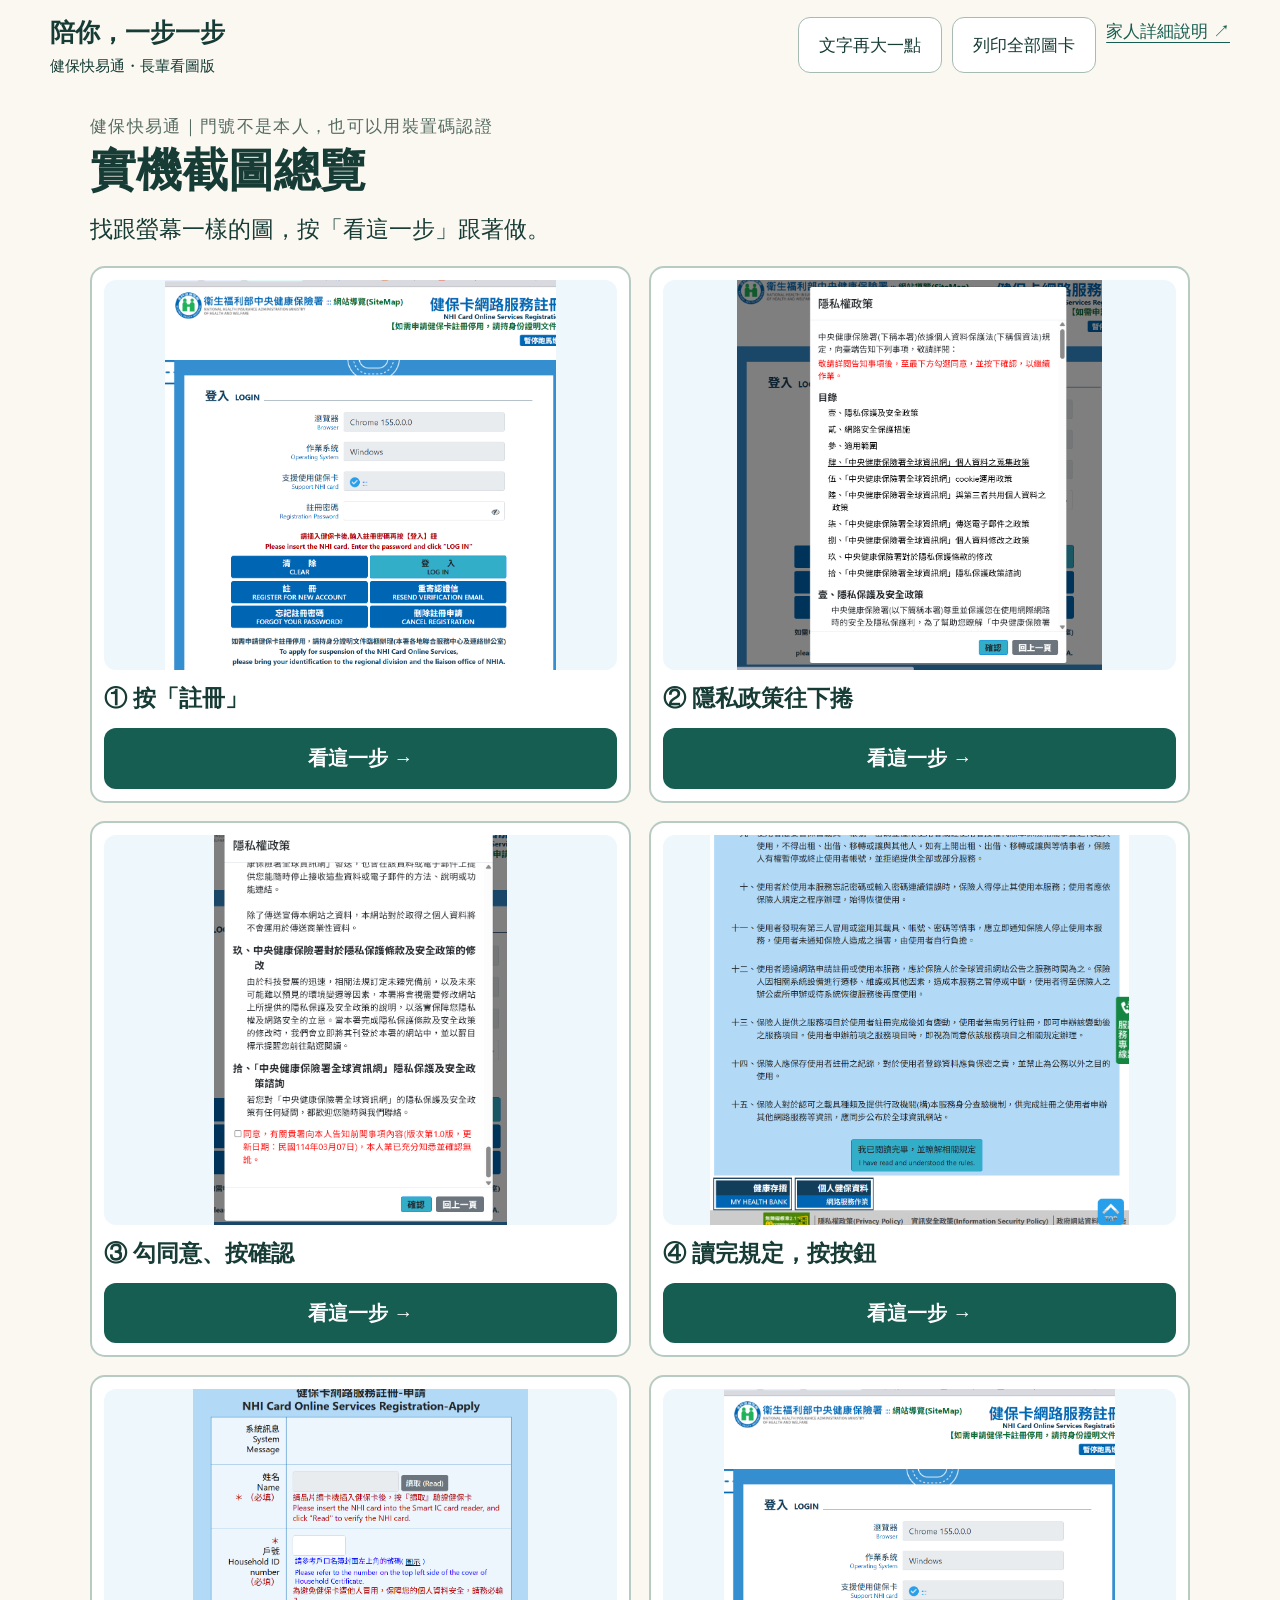
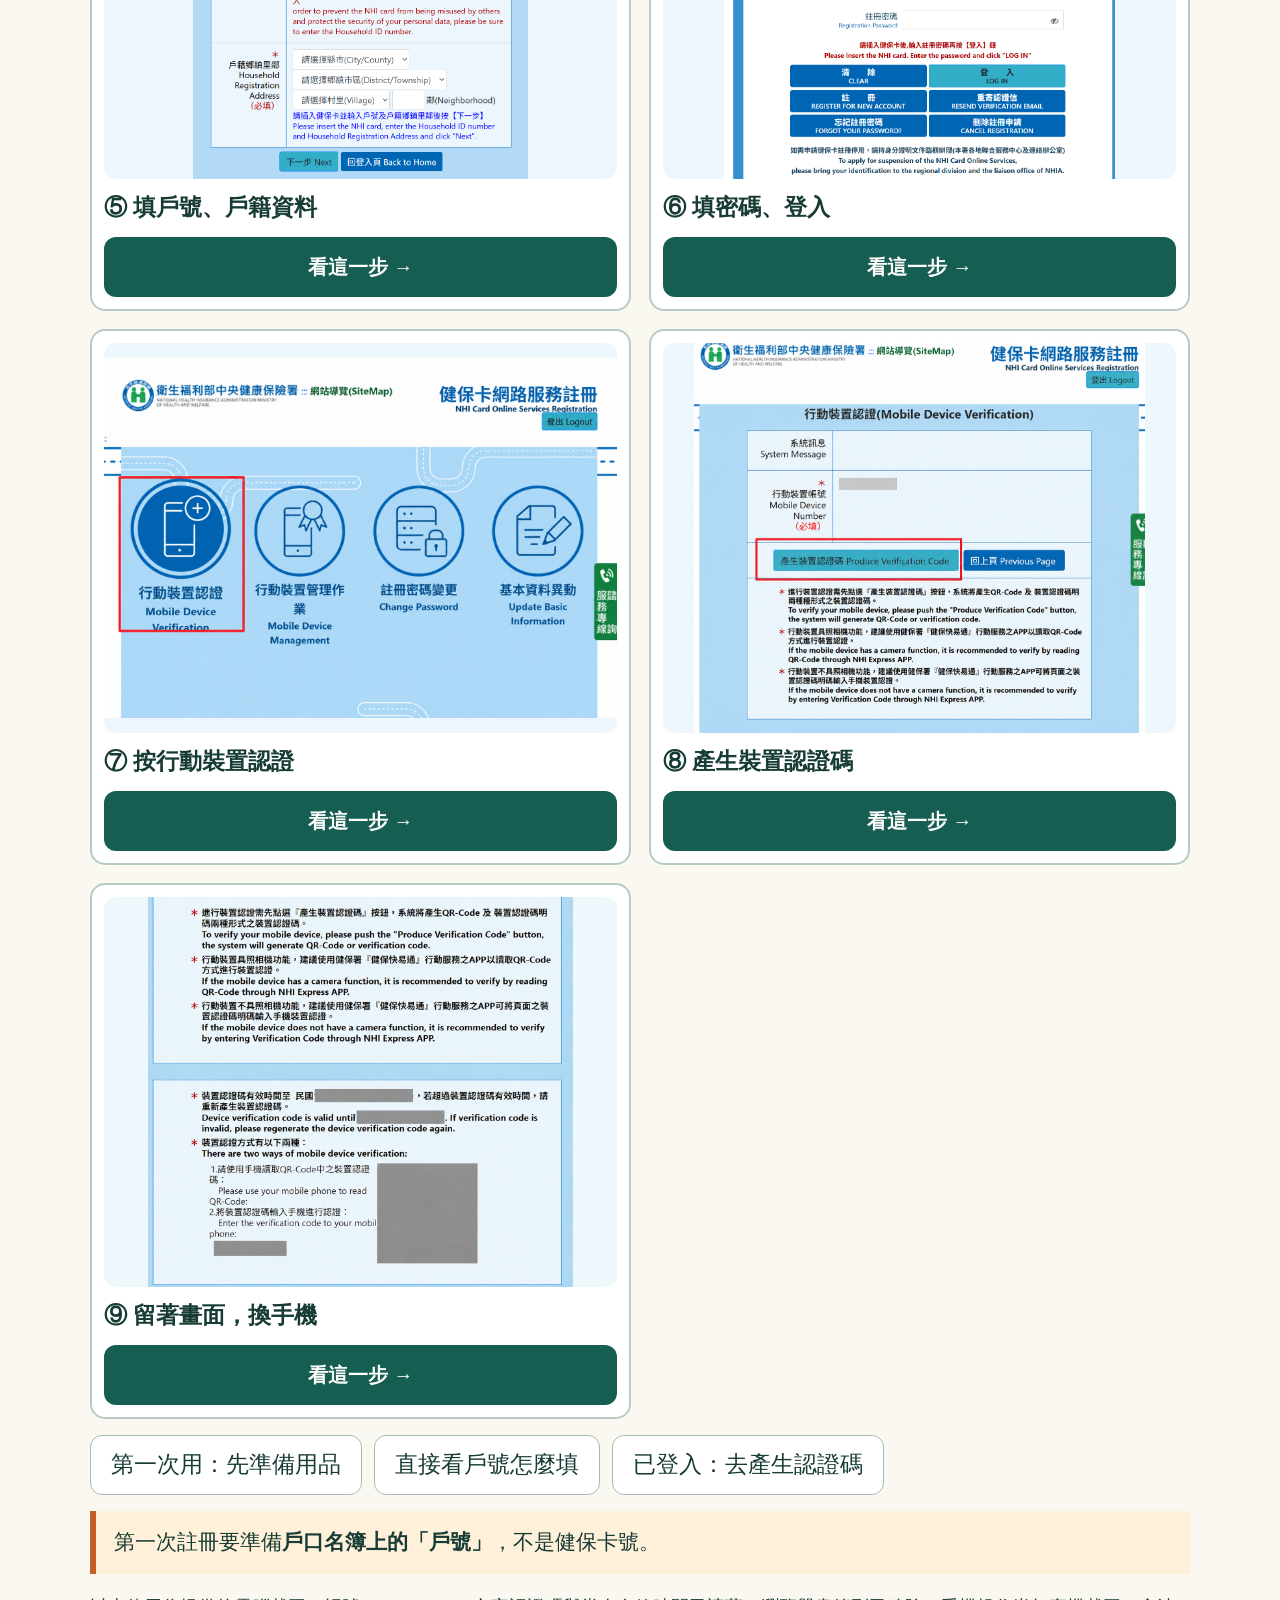
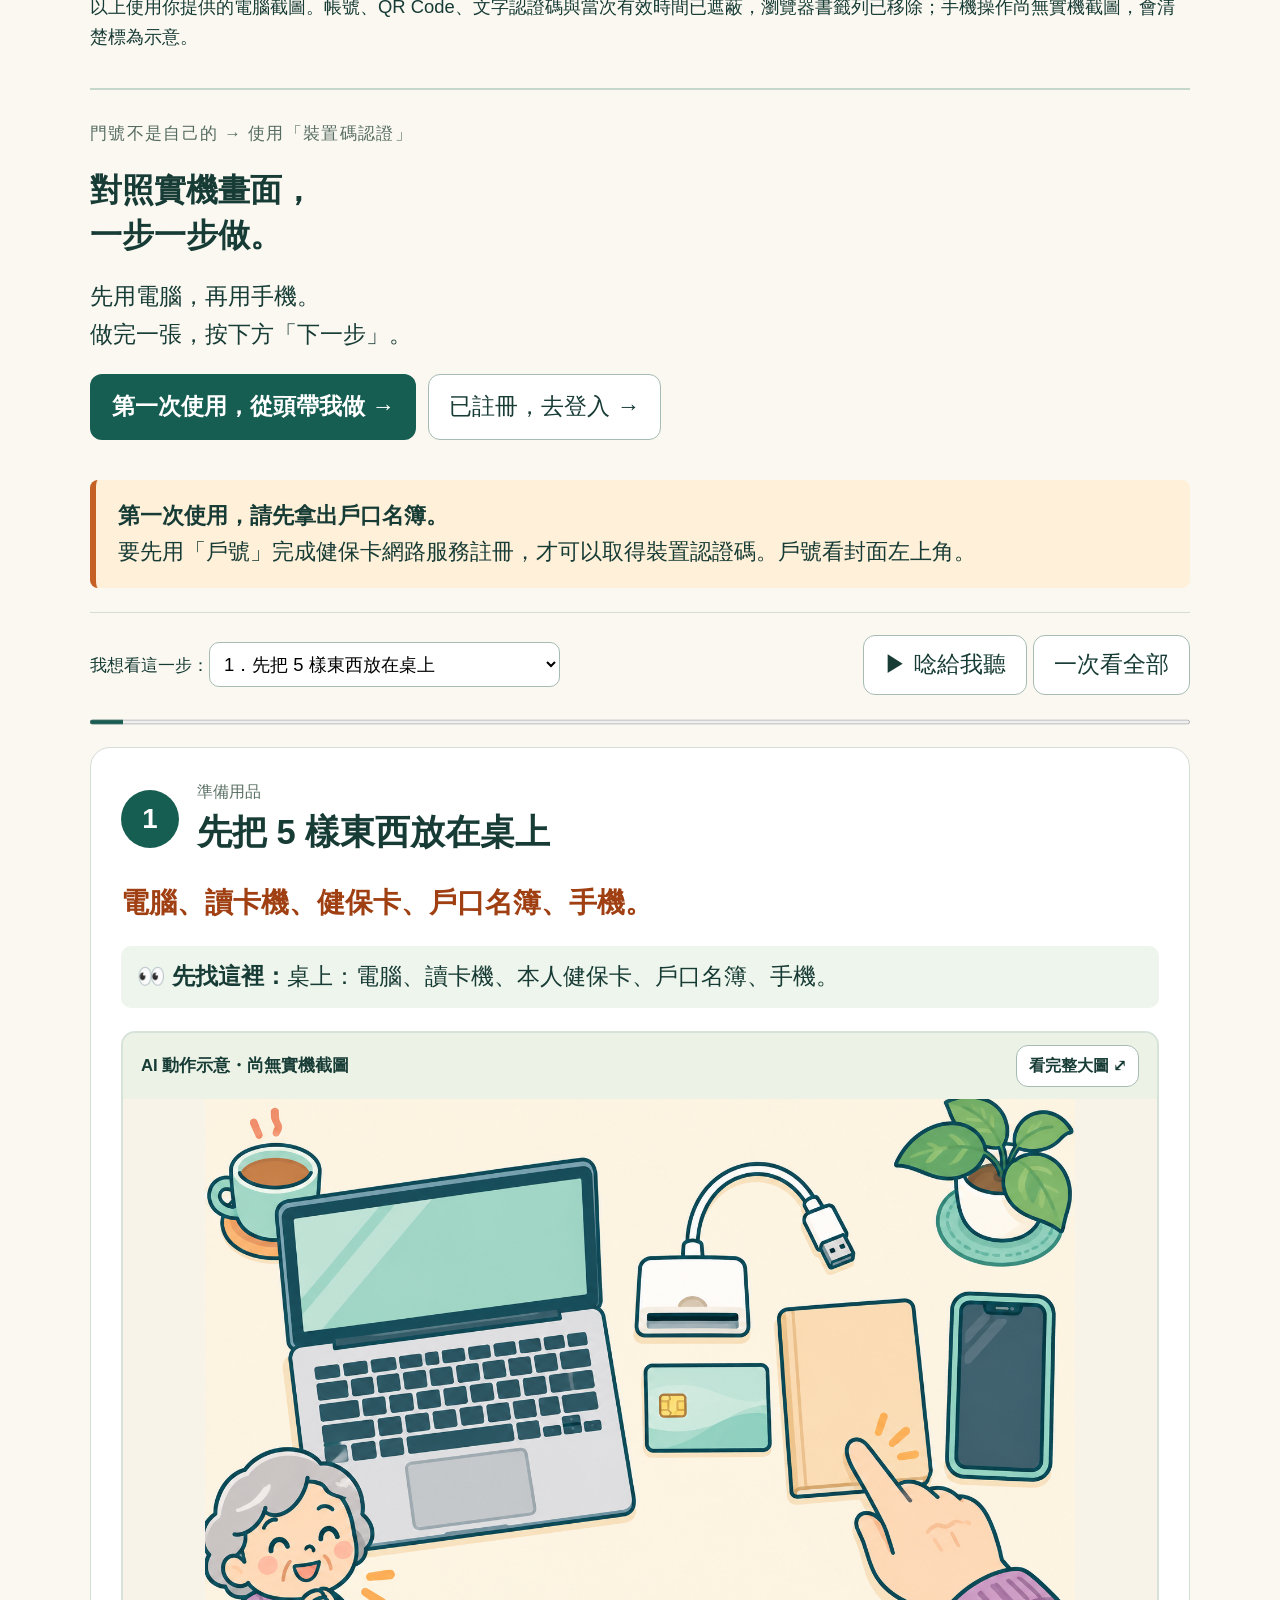
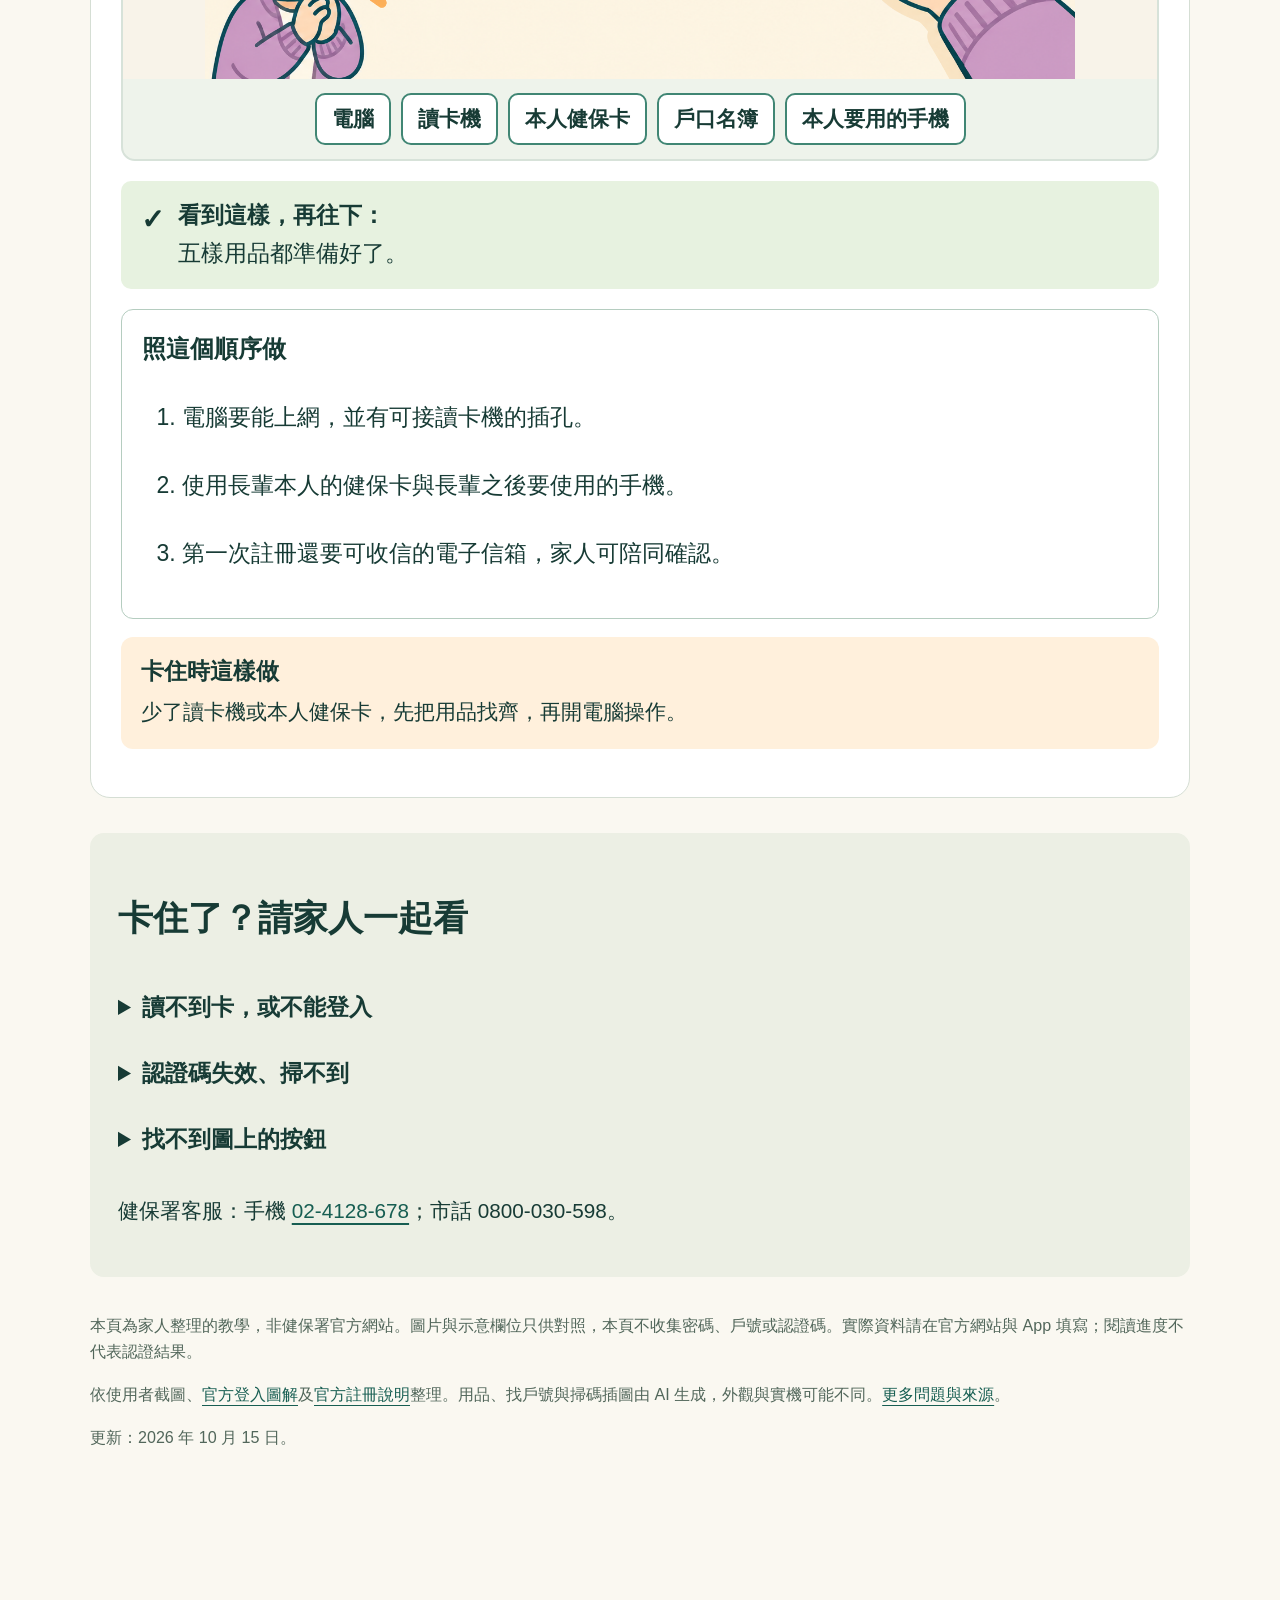
<file: index.html>
<!doctype html><html lang="zh-Hant"><head><meta charset="utf-8"><meta name="viewport" content="width=device-width,initial-scale=1"><title>看圖一步一步做｜健保快易通裝置碼認證</title><meta name="description" content="長輩看圖教學：首次註冊、戶號填寫、電腦取碼到手機掃描，每一步都有圖片對照。"><link rel="stylesheet" href="visual.css"></head><body>
<header><div class="brand">陪你，一步一步<small>健保快易通・長輩看圖版</small></div><div class="utilities"><button id="big" aria-pressed="false">文字再大一點</button><button id="print">列印全部圖卡</button><a href="family.html">家人詳細說明 ↗</a></div></header>
<main>

<section id="screenshots" class="real-gallery" aria-label="實機截圖總覽"><p class="eyebrow">健保快易通｜門號不是本人，也可以用裝置碼認證</p><h1>實機截圖總覽</h1><p>找跟螢幕一樣的圖，按「看這一步」跟著做。</p><div class="shot-grid"><article><button class="shot-thumb" data-art="02.png" aria-label="放大：① 按「註冊」"><img src="assets/02.png" alt="① 按「註冊」的實機截圖" loading="lazy"></button><h3>① 按「註冊」</h3><button class="primary" data-goto="7">看這一步 →</button></article><article><button class="shot-thumb" data-art="03.png" aria-label="放大：② 隱私政策往下捲"><img src="assets/03.png" alt="② 隱私政策往下捲的實機截圖" loading="lazy"></button><h3>② 隱私政策往下捲</h3><button class="primary" data-goto="8">看這一步 →</button></article><article><button class="shot-thumb" data-art="04.png" aria-label="放大：③ 勾同意、按確認"><img src="assets/04.png" alt="③ 勾同意、按確認的實機截圖" loading="lazy"></button><h3>③ 勾同意、按確認</h3><button class="primary" data-goto="9">看這一步 →</button></article><article><button class="shot-thumb" data-art="05.png" aria-label="放大：④ 讀完規定，按按鈕"><img src="assets/05.png" alt="④ 讀完規定，按按鈕的實機截圖" loading="lazy"></button><h3>④ 讀完規定，按按鈕</h3><button class="primary" data-goto="11">看這一步 →</button></article><article><button class="shot-thumb" data-art="06.png" aria-label="放大：⑤ 填戶號、戶籍資料"><img src="assets/06.png" alt="⑤ 填戶號、戶籍資料的實機截圖" loading="lazy"></button><h3>⑤ 填戶號、戶籍資料</h3><button class="primary" data-goto="13">看這一步 →</button></article><article><button class="shot-thumb" data-art="02.png" aria-label="放大：⑥ 填密碼、登入"><img src="assets/02.png" alt="⑥ 填密碼、登入的實機截圖" loading="lazy"></button><h3>⑥ 填密碼、登入</h3><button class="primary" data-goto="22">看這一步 →</button></article><article><button class="shot-thumb" data-art="07.png" aria-label="放大：⑦ 按行動裝置認證"><img src="assets/07.png" alt="⑦ 按行動裝置認證的實機截圖" loading="lazy"></button><h3>⑦ 按行動裝置認證</h3><button class="primary" data-goto="24">看這一步 →</button></article><article><button class="shot-thumb" data-art="09-redacted.png" aria-label="放大：⑧ 產生裝置認證碼"><img src="assets/09-redacted.png" alt="⑧ 產生裝置認證碼的實機截圖" loading="lazy"></button><h3>⑧ 產生裝置認證碼</h3><button class="primary" data-goto="25">看這一步 →</button></article><article><button class="shot-thumb" data-art="10-redacted.png" aria-label="放大：⑨ 留著畫面，換手機"><img src="assets/10-redacted.png" alt="⑨ 留著畫面，換手機的實機截圖" loading="lazy"></button><h3>⑨ 留著畫面，換手機</h3><button class="primary" data-goto="26">看這一步 →</button></article></div><div class="gallery-shortcuts"><button data-goto="1">第一次用：先準備用品</button><button data-goto="13">直接看戶號怎麼填</button><button data-goto="24">已登入：去產生認證碼</button></div><p class="first-use">第一次註冊要準備<strong>戶口名簿上的「戶號」</strong>，不是健保卡號。</p><p class="gallery-note">以上使用你提供的電腦截圖。帳號、QR Code、文字認證碼與當次有效時間已遮蔽，瀏覽器書籤列已移除；手機操作尚無實機截圖，會清楚標為示意。</p></section><section class="welcome"><div><p class="eyebrow">門號不是自己的 → 使用「裝置碼認證」</p><h1>對照實機畫面，<br>一步一步做。</h1><p>先用電腦，再用手機。<br>做完一張，按下方「下一步」。</p><div class="choice"><button class="primary" id="start">第一次使用，從頭帶我做 →</button><button id="registered">已註冊，去登入 →</button></div></div></section><aside class="notice"><strong>第一次使用，請先拿出戶口名簿。</strong><br>要先用「戶號」完成健保卡網路服務註冊，才可以取得裝置認證碼。戶號看封面左上角。</aside><section id="guide" aria-label="逐步圖片教學"><div class="guide-toolbar"><label for="jump">我想看這一步：<select id="jump"></select></label><div><button id="read">▶ 唸給我聽</button> <button id="all" aria-pressed="false">一次看全部</button></div></div><progress id="progress" value="1" max="33" aria-label="教學閱讀進度"></progress><p id="announcement" class="visually-hidden" aria-live="polite"></p><div id="cards"></div></section>
<section class="help"><h2>卡住了？請家人一起看</h2><details><summary>讀不到卡，或不能登入</summary><p>檢查讀卡機是否接好、健保卡是否插妥。讀卡方向依機器標示。官方要求安裝元件時，請家人依官方提示處理。忘記密碼請使用官方「忘記註冊密碼」。</p></details><details><summary>認證碼失效、掃不到</summary><p>先看電腦上認證碼的有效期限。過期就重新產生；掃描不到，可在 App 改輸入文字認證碼。不要掃本教學的示意圖。</p></details><details><summary>找不到圖上的按鈕</summary><p>「實際截圖」是你提供的電腦畫面；「操作示意」是輔助辨認文字與動作。網站與 App 可能改版，位置不一定相同，請對照按鈕名稱。手機部分沒有提供實際截圖，因此用示意圖說明。</p></details><p>健保署客服：手機 <a href="tel:024128678">02-4128-678</a>；市話 0800-030-598。</p></section>
<section class="sources"><p>本頁為家人整理的教學，非健保署官方網站。圖片與示意欄位只供對照，本頁不收集密碼、戶號或認證碼。實際資料請在官方網站與 App 填寫；閱讀進度不代表認證結果。</p><p>依使用者截圖、<a href="https://media.nhi.gov.tw/md/dl-101307-6120168c32004e018606d6574f76c837-3.pdf" target="_blank" rel="noopener">官方登入圖解</a>及<a href="https://med.nhi.gov.tw/iwse5000/iwse5010s02.aspx" target="_blank" rel="noopener">官方註冊說明</a>整理。用品、找戶號與掃碼插圖由 AI 生成，外觀與實機可能不同。<a href="family.html#help">更多問題與來源</a>。</p><p>更新：2026 年 10 月 15 日。</p></section><noscript>請啟用 JavaScript，或改看<a href="family.html">完整圖文教學</a>。</noscript></main>
<div class="sticky-controls"><div class="control-inner"><button id="prev">← 上一步</button><a class="back-gallery" href="#screenshots">回截圖總覽 ↑</a><span class="counter" id="count">第 1 / 33 張</span><button class="primary" id="next">做好了，下一步 →</button></div></div>
<dialog id="zoom" aria-label="放大原始圖片"><button id="close">關閉大圖 ✕</button><img id="zoom-image" alt="原始操作畫面或示意插圖"></dialog><script src="visual-data.js"></script><script src="extra-art.js"></script><script src="visual.js"></script></body></html>
</file>
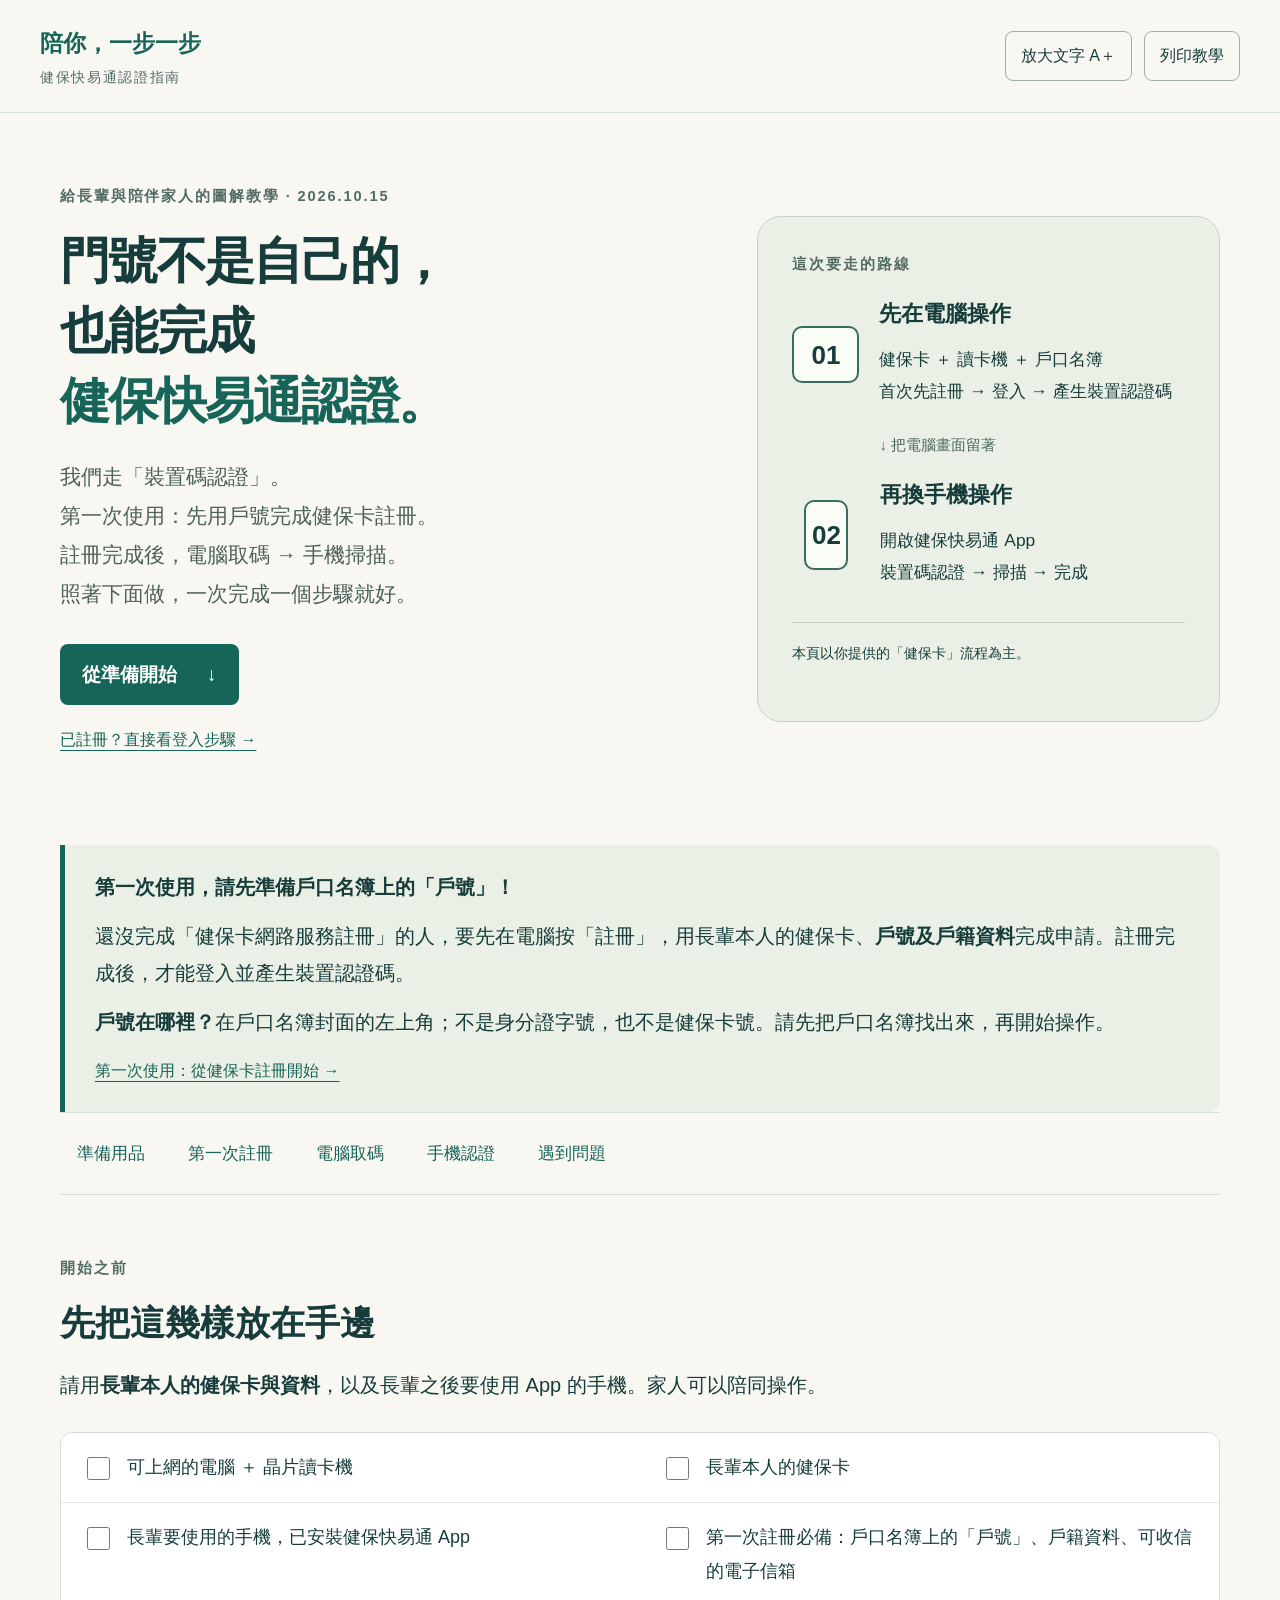
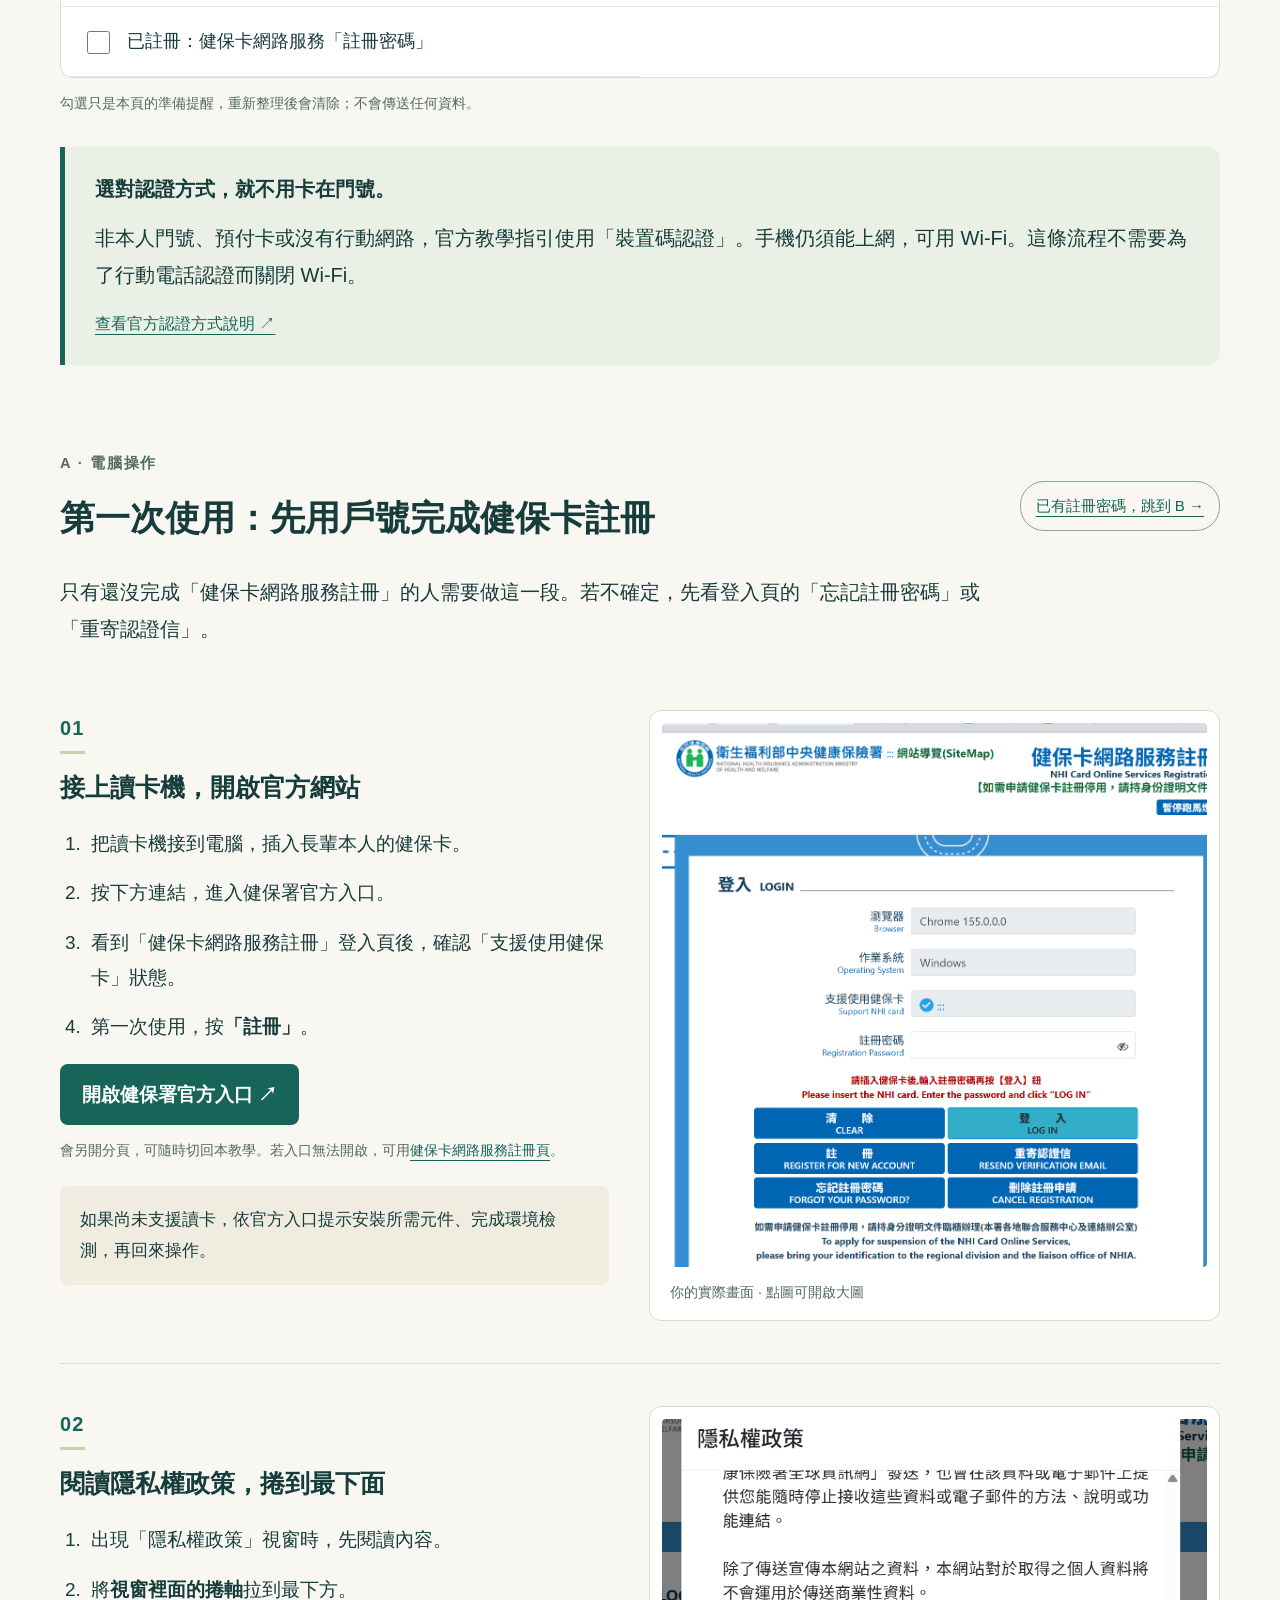
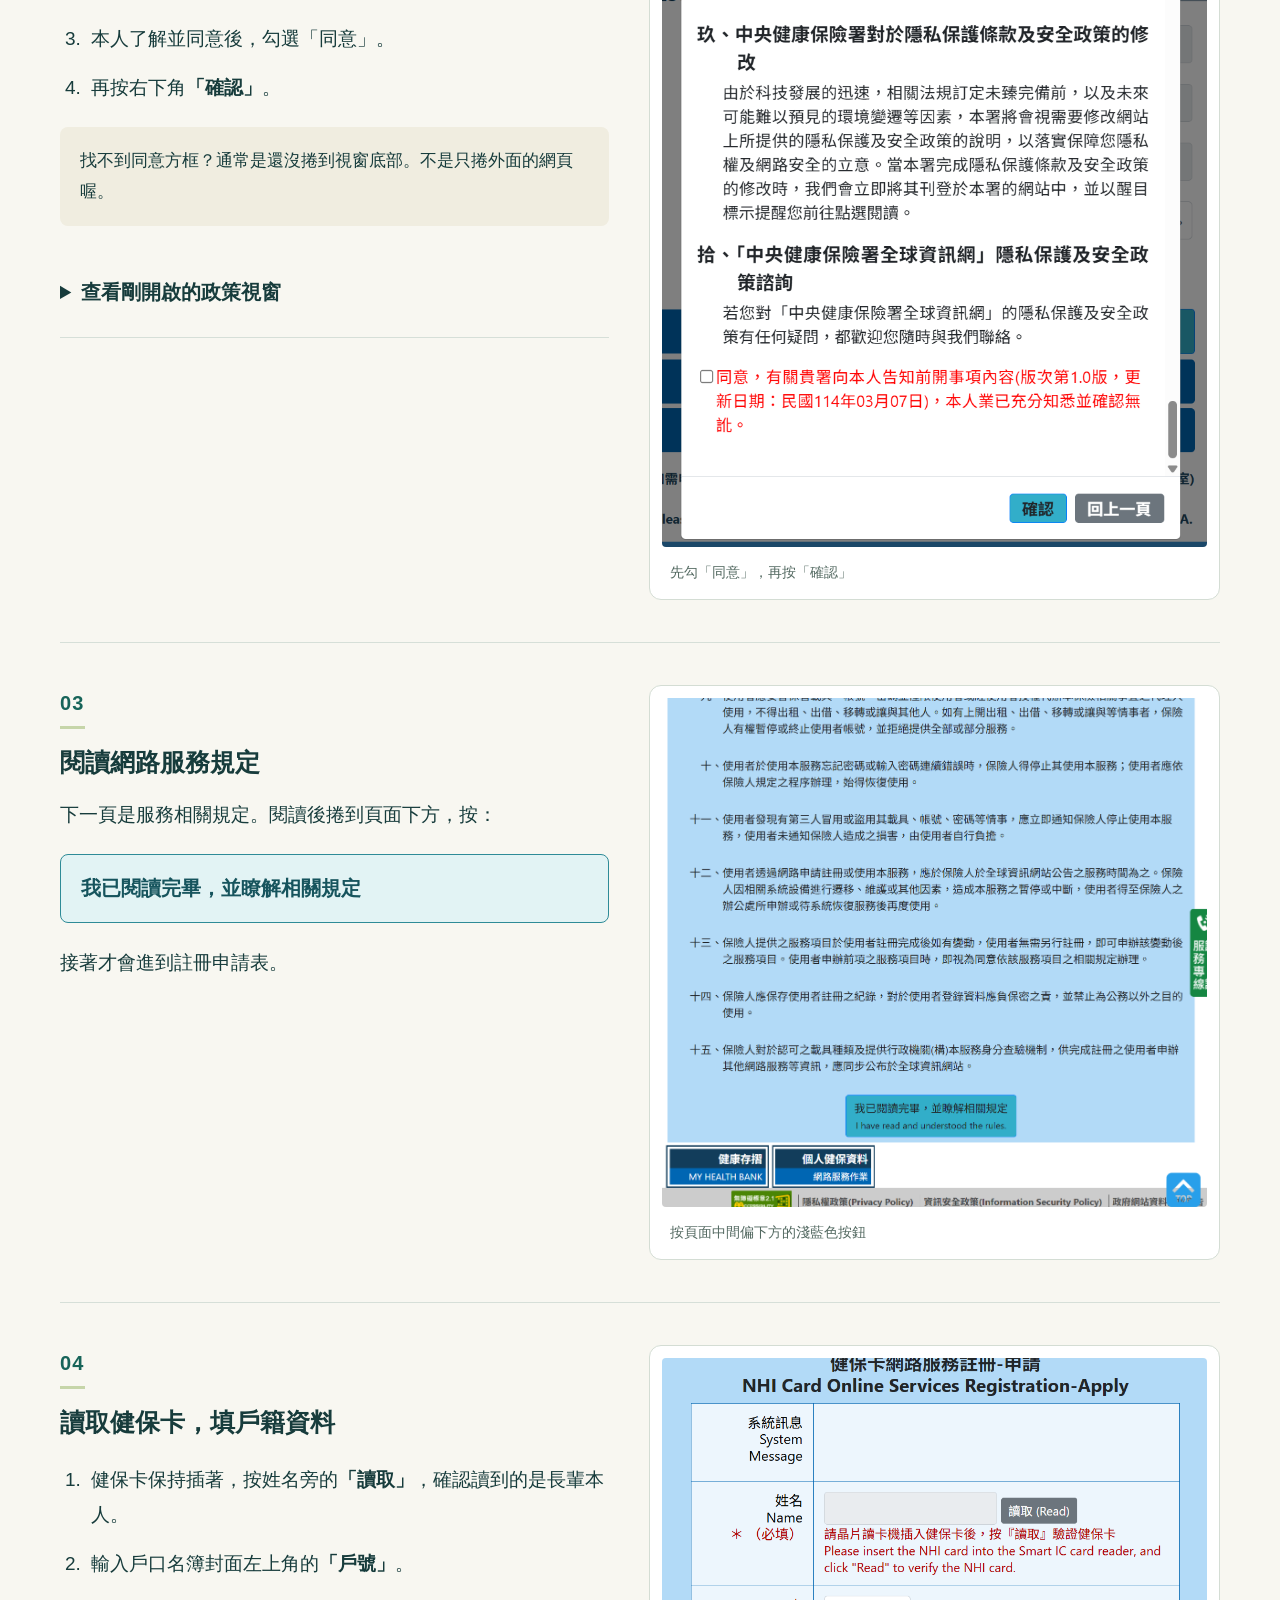
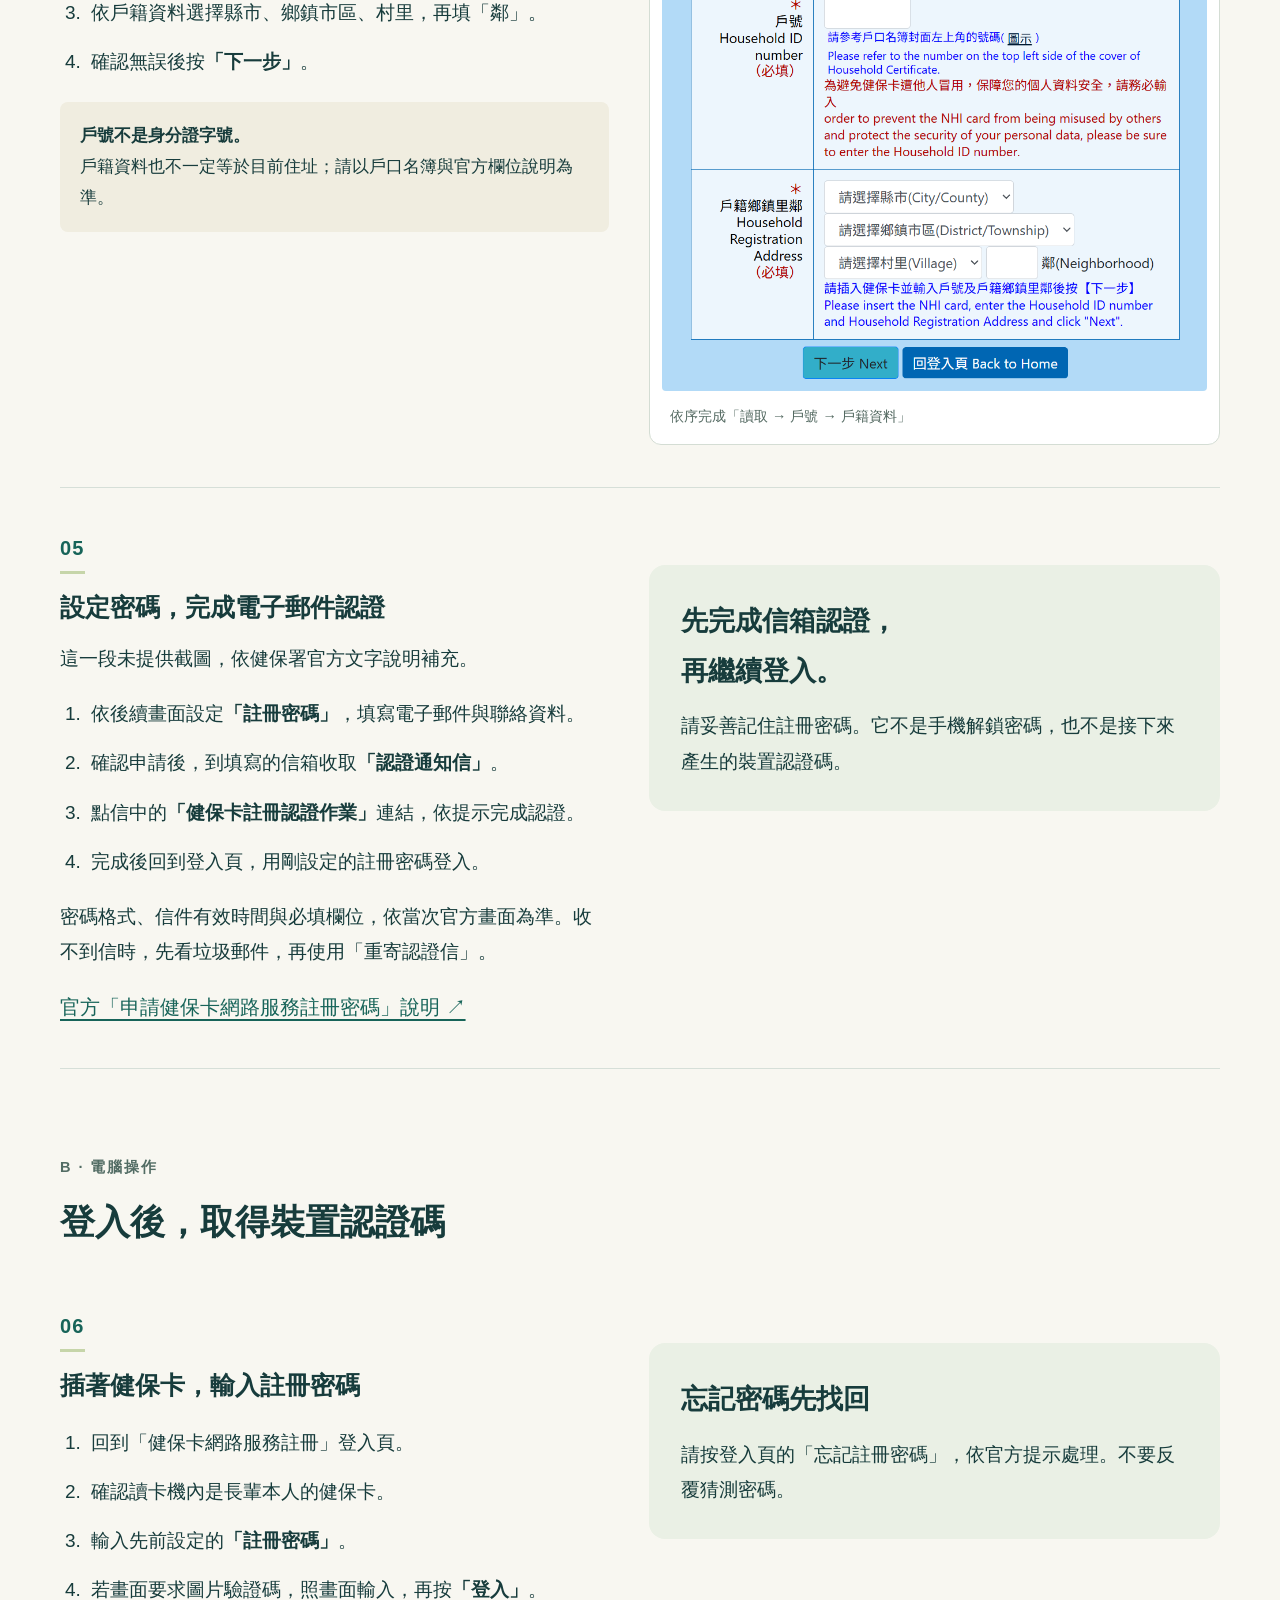
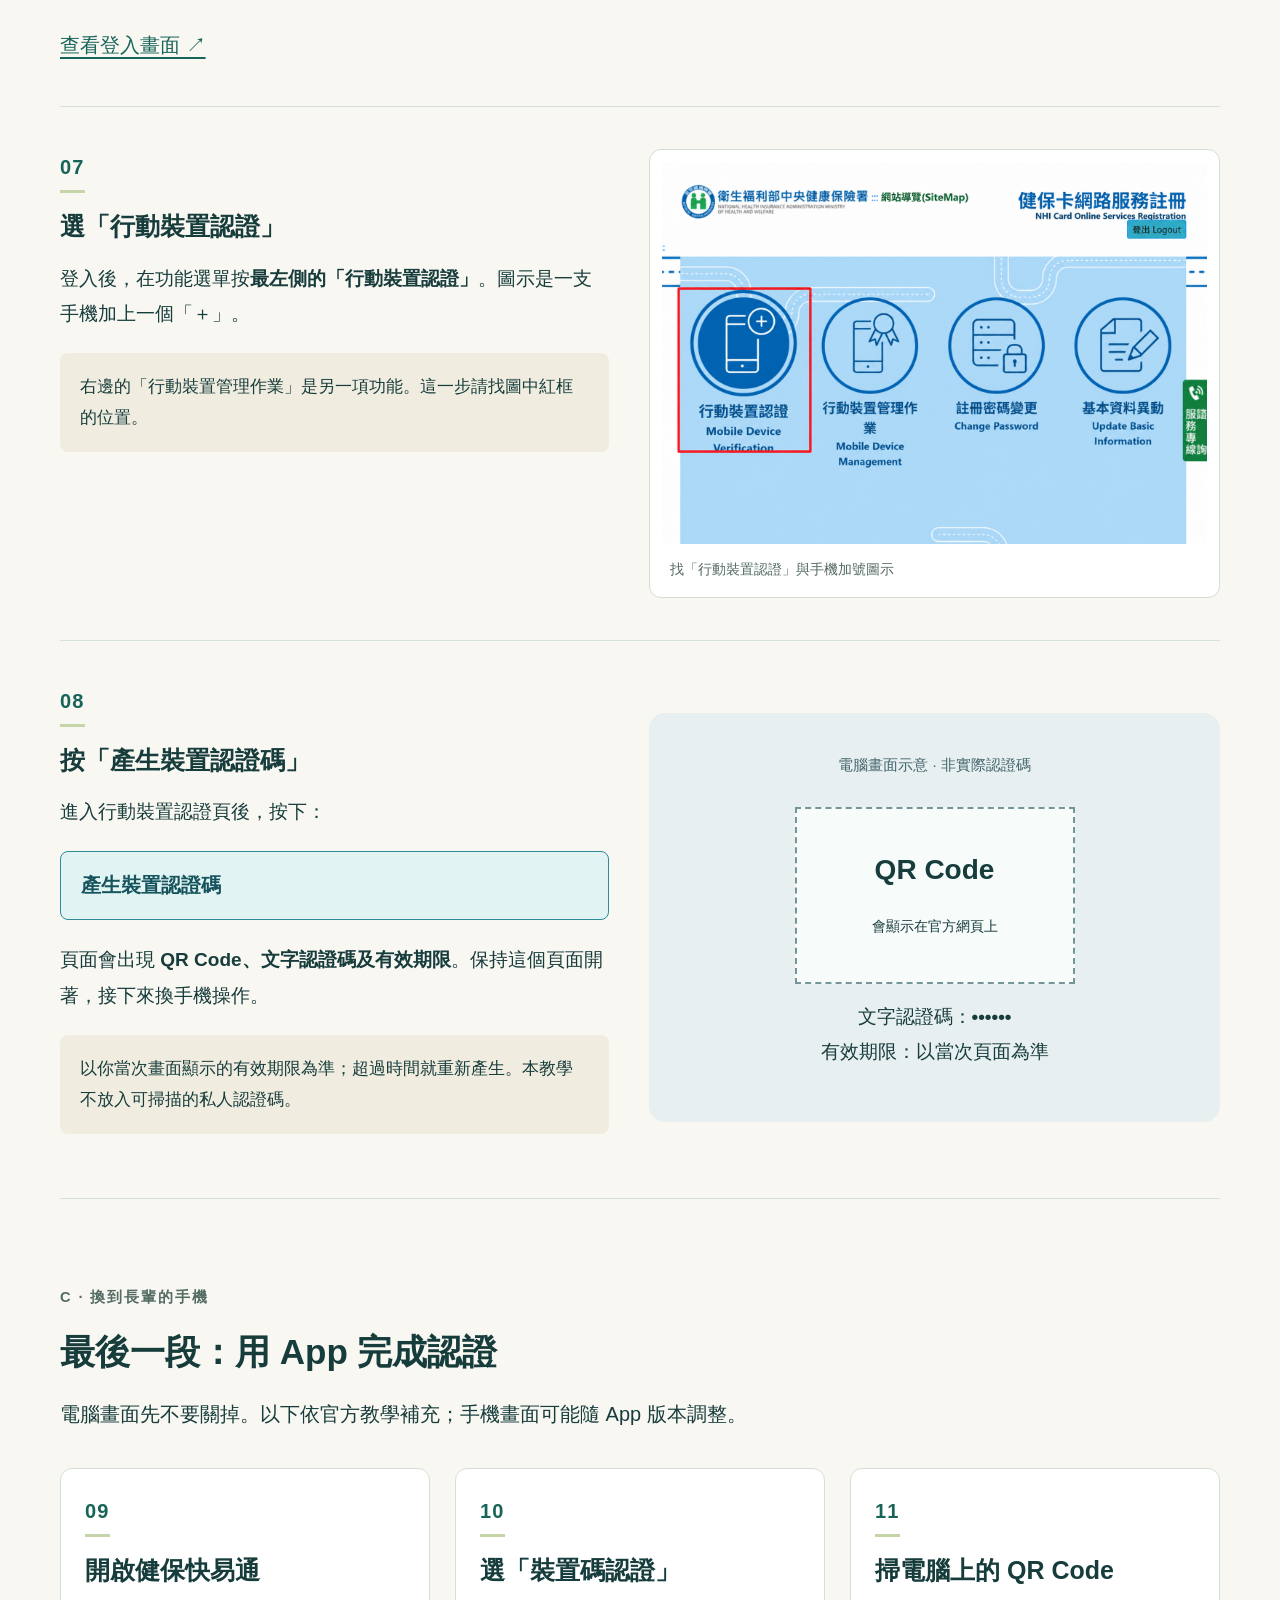
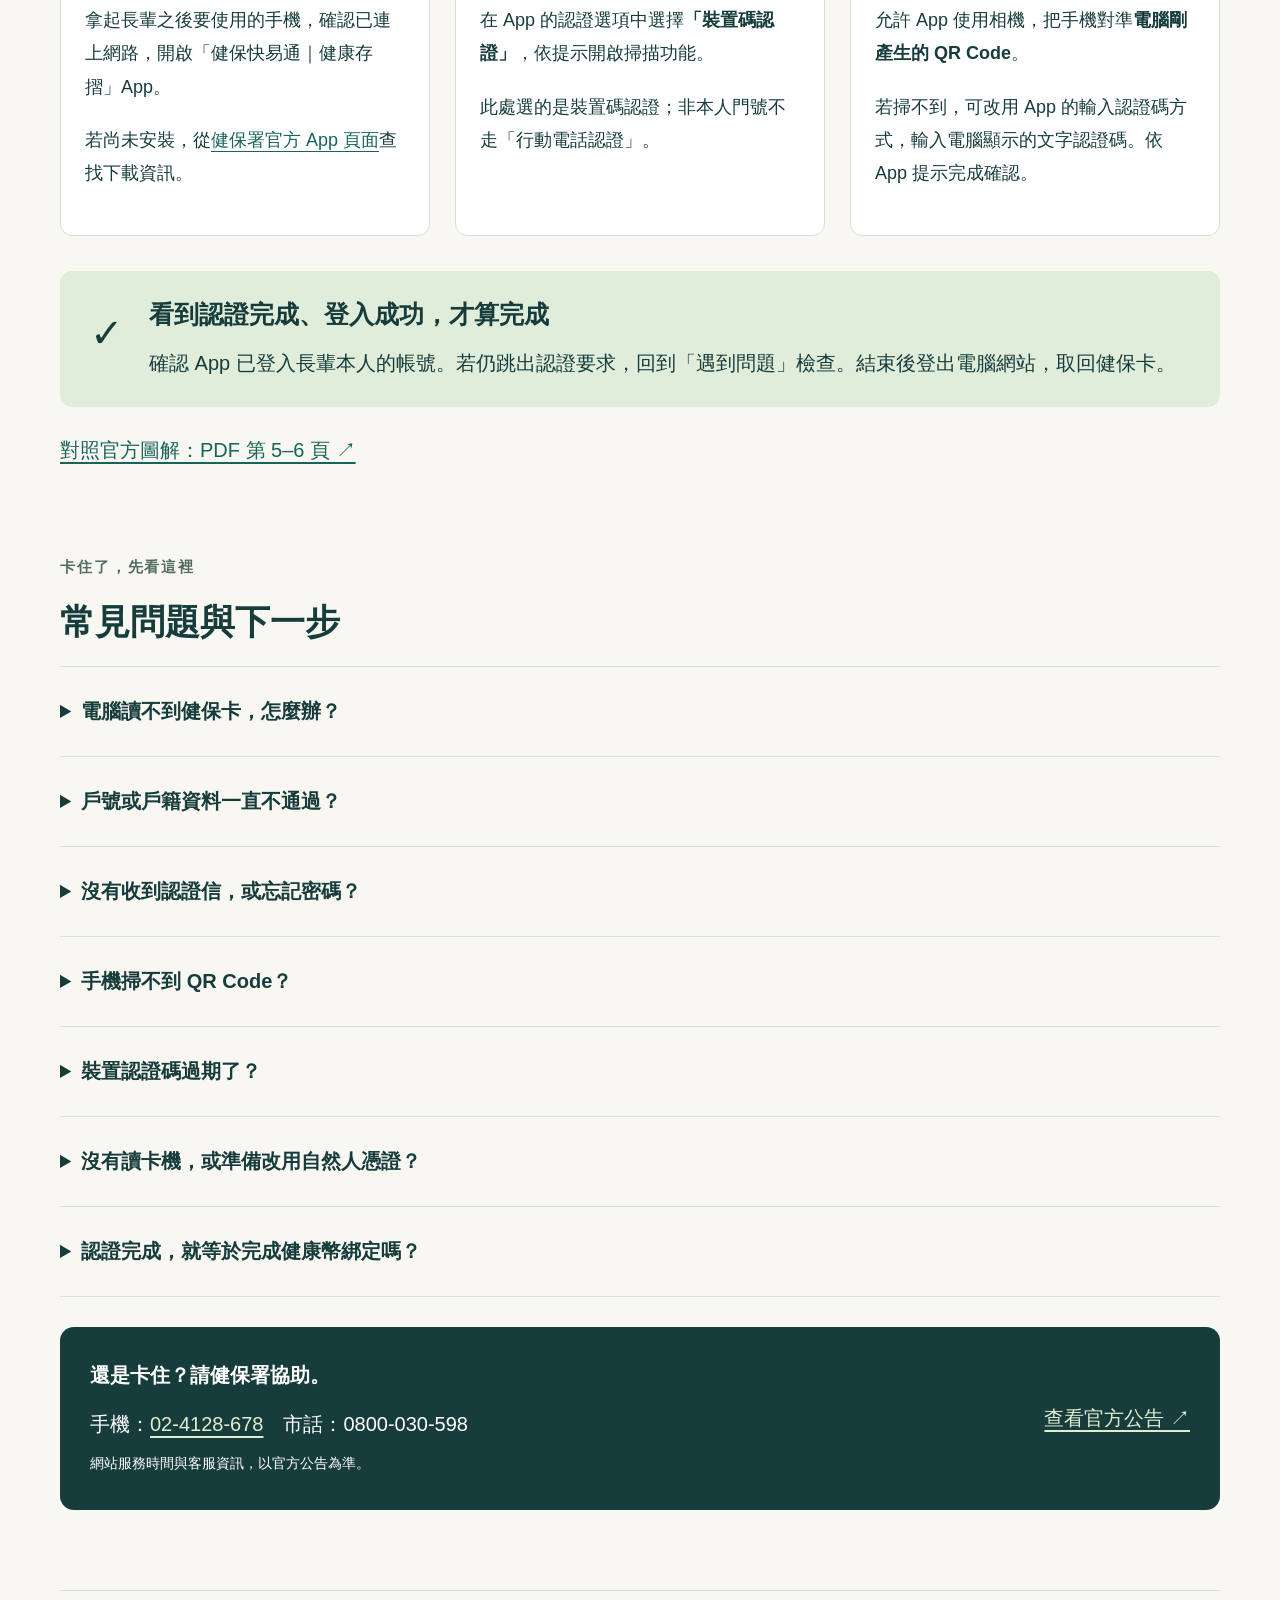
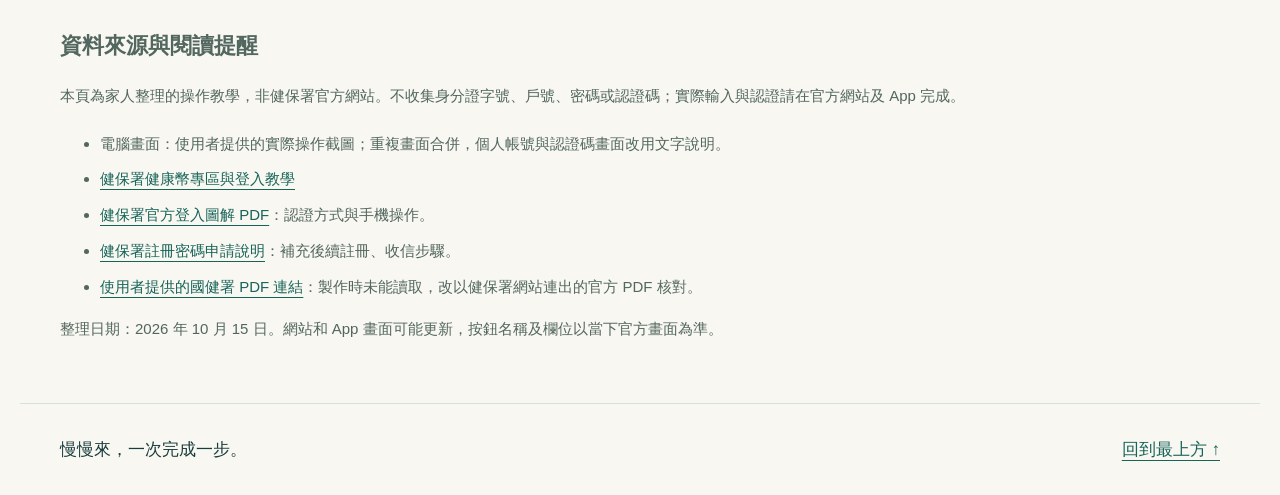
<file: family.html>
<!doctype html>
<html lang="zh-Hant"><head><meta charset="utf-8"><meta name="viewport" content="width=device-width, initial-scale=1"><title>陪你完成健保快易通認證｜非本人門號圖解</title><meta name="description" content="給長輩與家人的大字圖解：用健保卡、讀卡機與電腦取得裝置認證碼，再回手機完成健保快易通認證。"><link rel="stylesheet" href="style.css"></head><body>
<a class="skip" href="#main">跳到教學內容</a><header><a class="brand" href="#">陪你，一步一步 <span>健保快易通認證指南</span></a><div class="tools"><button id="font" aria-pressed="false">放大文字 A＋</button><button id="print">列印教學</button></div></header>
<main id="main"><section class="hero"><div><p class="eyebrow">給長輩與陪伴家人的圖解教學 · 2026.10.15</p><h1>門號不是自己的，<br>也能完成<span>健保快易通認證。</span></h1><p class="lead">我們走「裝置碼認證」。<br>第一次使用：先用戶號完成健保卡註冊。<br>註冊完成後，電腦取碼 → 手機掃描。<br>照著下面做，一次完成一個步驟就好。</p><a class="primary" href="#prepare">從準備開始 <b>↓</b></a><a class="textlink" href="#login">已註冊？直接看登入步驟 →</a></div><div class="route"><p class="eyebrow">這次要走的路線</p><div class="route-row"><span class="device">01</span><div><b>先在電腦操作</b><p>健保卡 ＋ 讀卡機 ＋ 戶口名簿<br>首次先註冊 → 登入 → 產生裝置認證碼</p></div></div><div class="bridge">↓ 把電腦畫面留著</div><div class="route-row"><span class="device phone">02</span><div><b>再換手機操作</b><p>開啟健保快易通 App<br>裝置碼認證 → 掃描 → 完成</p></div></div><p class="route-note">本頁以你提供的「健保卡」流程為主。</p></div></section>
<aside class="note" aria-label="首次使用重要提醒"><b>第一次使用，請先準備戶口名簿上的「戶號」！</b><p>還沒完成「健保卡網路服務註冊」的人，要先在電腦按「註冊」，用長輩本人的健保卡、<strong>戶號及戶籍資料</strong>完成申請。註冊完成後，才能登入並產生裝置認證碼。</p><p><strong>戶號在哪裡？</strong>在戶口名簿封面的左上角；不是身分證字號，也不是健保卡號。請先把戶口名簿找出來，再開始操作。</p><a href="#register">第一次使用：從健保卡註冊開始 →</a></aside><nav aria-label="教學段落"><a href="#prepare">準備用品</a><a href="#register">第一次註冊</a><a href="#login">電腦取碼</a><a href="#mobile">手機認證</a><a href="#help">遇到問題</a></nav>
<section id="prepare" class="section"><p class="eyebrow">開始之前</p><h2>先把這幾樣放在手邊</h2><p>請用<strong>長輩本人的健保卡與資料</strong>，以及長輩之後要使用 App 的手機。家人可以陪同操作。</p><div class="checklist"><label><input type="checkbox">可上網的電腦 ＋ 晶片讀卡機</label><label><input type="checkbox">長輩本人的健保卡</label><label><input type="checkbox">長輩要使用的手機，已安裝健保快易通 App</label><label><input type="checkbox">第一次註冊必備：戶口名簿上的「戶號」、戶籍資料、可收信的電子信箱</label><label><input type="checkbox">已註冊：健保卡網路服務「註冊密碼」</label></div><p class="small">勾選只是本頁的準備提醒，重新整理後會清除；不會傳送任何資料。</p><aside class="note"><b>選對認證方式，就不用卡在門號。</b><p>非本人門號、預付卡或沒有行動網路，官方教學指引使用「裝置碼認證」。手機仍須能上網，可用 Wi-Fi。這條流程不需要為了行動電話認證而關閉 Wi-Fi。</p><a href="https://media.nhi.gov.tw/md/dl-101307-6120168c32004e018606d6574f76c837-3.pdf" target="_blank" rel="noopener">查看官方認證方式說明 ↗</a></aside></section>
<section id="register" class="section"><div class="section-title"><div><p class="eyebrow">A · 電腦操作</p><h2>第一次使用：先用戶號完成健保卡註冊</h2></div><a class="pill" href="#login">已有註冊密碼，跳到 B →</a></div><p>只有還沒完成「健保卡網路服務註冊」的人需要做這一段。若不確定，先看登入頁的「忘記註冊密碼」或「重寄認證信」。</p>
<article class="step"><div class="step-copy"><span class="num">01</span><h3>接上讀卡機，開啟官方網站</h3><ol><li>把讀卡機接到電腦，插入長輩本人的健保卡。</li><li>按下方連結，進入健保署官方入口。</li><li>看到「健保卡網路服務註冊」登入頁後，確認「支援使用健保卡」狀態。</li><li>第一次使用，按<strong>「註冊」</strong>。</li></ol><a class="primary" href="https://med.nhi.gov.tw/ca2/nhi/icc/page/portal.html?url=https://cloudicweb.nhi.gov.tw/cloudic/system/mlogin.aspx" target="_blank" rel="noopener">開啟健保署官方入口 ↗</a><p class="small">會另開分頁，可隨時切回本教學。若入口無法開啟，可用<a href="https://cloudicweb.nhi.gov.tw/cloudic/system/mlogin.aspx" target="_blank" rel="noopener">健保卡網路服務註冊頁</a>。</p><aside class="tip">如果尚未支援讀卡，依官方入口提示安裝所需元件、完成環境檢測，再回來操作。</aside></div><figure><a href="assets/02.png" target="_blank"><img src="assets/02.png" alt="登入頁下方左側有註冊按鈕，已有密碼可按登入" loading="lazy"></a><figcaption>你的實際畫面 · 點圖可開啟大圖</figcaption></figure></article>
<article class="step"><div class="step-copy"><span class="num">02</span><h3>閱讀隱私權政策，捲到最下面</h3><ol><li>出現「隱私權政策」視窗時，先閱讀內容。</li><li>將<strong>視窗裡面的捲軸</strong>拉到最下方。</li><li>本人了解並同意後，勾選「同意」。</li><li>再按右下角<strong>「確認」</strong>。</li></ol><aside class="tip">找不到同意方框？通常是還沒捲到視窗底部。不是只捲外面的網頁喔。</aside><details><summary>查看剛開啟的政策視窗</summary><a href="assets/03.png" target="_blank"><img src="assets/03.png" alt="隱私權政策視窗右側有獨立捲軸" loading="lazy"></a></details></div><figure><a href="assets/04.png" target="_blank"><img src="assets/04.png" alt="隱私權政策最底部的同意勾選框與確認按鈕" loading="lazy"></a><figcaption>先勾「同意」，再按「確認」</figcaption></figure></article>
<article class="step"><div class="step-copy"><span class="num">03</span><h3>閱讀網路服務規定</h3><p>下一頁是服務相關規定。閱讀後捲到頁面下方，按：</p><div class="action-label">我已閱讀完畢，並瞭解相關規定</div><p>接著才會進到註冊申請表。</p></div><figure><a href="assets/05.png" target="_blank"><img src="assets/05.png" alt="服務規定底部的我已閱讀完畢並瞭解相關規定按鈕" loading="lazy"></a><figcaption>按頁面中間偏下方的淺藍色按鈕</figcaption></figure></article>
<article class="step"><div class="step-copy"><span class="num">04</span><h3>讀取健保卡，填戶籍資料</h3><ol><li>健保卡保持插著，按姓名旁的<strong>「讀取」</strong>，確認讀到的是長輩本人。</li><li>輸入戶口名簿封面左上角的<strong>「戶號」</strong>。</li><li>依戶籍資料選擇縣市、鄉鎮市區、村里，再填「鄰」。</li><li>確認無誤後按<strong>「下一步」</strong>。</li></ol><aside class="tip"><b>戶號不是身分證字號。</b><br>戶籍資料也不一定等於目前住址；請以戶口名簿與官方欄位說明為準。</aside></div><figure><a href="assets/06.png" target="_blank"><img src="assets/06.png" alt="註冊申請表：讀取健保卡、戶號、戶籍鄉鎮里鄰與下一步" loading="lazy"></a><figcaption>依序完成「讀取 → 戶號 → 戶籍資料」</figcaption></figure></article>
<article class="step text-step"><div class="step-copy"><span class="num">05</span><h3>設定密碼，完成電子郵件認證</h3><p class="source-tag">這一段未提供截圖，依健保署官方文字說明補充。</p><ol><li>依後續畫面設定<strong>「註冊密碼」</strong>，填寫電子郵件與聯絡資料。</li><li>確認申請後，到填寫的信箱收取<strong>「認證通知信」</strong>。</li><li>點信中的<strong>「健保卡註冊認證作業」</strong>連結，依提示完成認證。</li><li>完成後回到登入頁，用剛設定的註冊密碼登入。</li></ol><p>密碼格式、信件有效時間與必填欄位，依當次官方畫面為準。收不到信時，先看垃圾郵件，再使用「重寄認證信」。</p><a href="https://med.nhi.gov.tw/iwse5000/iwse5010s02.aspx" target="_blank" rel="noopener">官方「申請健保卡網路服務註冊密碼」說明 ↗</a></div><aside class="reminder"><b>先完成信箱認證，<br>再繼續登入。</b><p>請妥善記住註冊密碼。它不是手機解鎖密碼，也不是接下來產生的裝置認證碼。</p></aside></article></section>
<section id="login" class="section"><p class="eyebrow">B · 電腦操作</p><h2>登入後，取得裝置認證碼</h2><article class="step text-step"><div class="step-copy"><span class="num">06</span><h3>插著健保卡，輸入註冊密碼</h3><ol><li>回到「健保卡網路服務註冊」登入頁。</li><li>確認讀卡機內是長輩本人的健保卡。</li><li>輸入先前設定的<strong>「註冊密碼」</strong>。</li><li>若畫面要求圖片驗證碼，照畫面輸入，再按<strong>「登入」</strong>。</li></ol><a href="assets/02.png" target="_blank">查看登入畫面 ↗</a></div><aside class="reminder"><b>忘記密碼先找回</b><p>請按登入頁的「忘記註冊密碼」，依官方提示處理。不要反覆猜測密碼。</p></aside></article>
<article class="step"><div class="step-copy"><span class="num">07</span><h3>選「行動裝置認證」</h3><p>登入後，在功能選單按<strong>最左側的「行動裝置認證」</strong>。圖示是一支手機加上一個「＋」。</p><aside class="tip">右邊的「行動裝置管理作業」是另一項功能。這一步請找圖中紅框的位置。</aside></div><figure><a href="assets/07.png" target="_blank"><img src="assets/07.png" alt="功能選單最左側的行動裝置認證已用紅框標示" loading="lazy"></a><figcaption>找「行動裝置認證」與手機加號圖示</figcaption></figure></article>
<article class="step text-step"><div class="step-copy"><span class="num">08</span><h3>按「產生裝置認證碼」</h3><p>進入行動裝置認證頁後，按下：</p><div class="action-label">產生裝置認證碼</div><p>頁面會出現 <strong>QR Code、文字認證碼及有效期限</strong>。保持這個頁面開著，接下來換手機操作。</p><aside class="tip">以你當次畫面顯示的有效期限為準；超過時間就重新產生。本教學不放入可掃描的私人認證碼。</aside></div><div class="code-demo"><span>電腦畫面示意 · 非實際認證碼</span><div class="placeholder">QR Code<br><small>會顯示在官方網頁上</small></div><p>文字認證碼：<b>••••••</b><br>有效期限：以當次頁面為準</p></div></article></section>
<section id="mobile" class="section"><p class="eyebrow">C · 換到長輩的手機</p><h2>最後一段：用 App 完成認證</h2><p>電腦畫面先不要關掉。以下依官方教學補充；手機畫面可能隨 App 版本調整。</p><div class="mobile-steps"><article><span class="num">09</span><h3>開啟健保快易通</h3><p>拿起長輩之後要使用的手機，確認已連上網路，開啟「健保快易通｜健康存摺」App。</p><p>若尚未安裝，從<a href="https://www.nhi.gov.tw/ch/np-4106-1.html" target="_blank" rel="noopener">健保署官方 App 頁面</a>查找下載資訊。</p></article><article><span class="num">10</span><h3>選「裝置碼認證」</h3><p>在 App 的認證選項中選擇<strong>「裝置碼認證」</strong>，依提示開啟掃描功能。</p><p>此處選的是裝置碼認證；非本人門號不走「行動電話認證」。</p></article><article><span class="num">11</span><h3>掃電腦上的 QR Code</h3><p>允許 App 使用相機，把手機對準<strong>電腦剛產生的 QR Code</strong>。</p><p>若掃不到，可改用 App 的輸入認證碼方式，輸入電腦顯示的文字認證碼。依 App 提示完成確認。</p></article></div><aside class="success"><span>✓</span><div><h3>看到認證完成、登入成功，才算完成</h3><p>確認 App 已登入長輩本人的帳號。若仍跳出認證要求，回到「遇到問題」檢查。結束後登出電腦網站，取回健保卡。</p></div></aside><a href="https://media.nhi.gov.tw/md/dl-101307-6120168c32004e018606d6574f76c837-3.pdf" target="_blank" rel="noopener">對照官方圖解：PDF 第 5–6 頁 ↗</a></section>
<section id="help" class="section"><p class="eyebrow">卡住了，先看這裡</p><h2>常見問題與下一步</h2><div class="faq"><details><summary>電腦讀不到健保卡，怎麼辦？</summary><p>先確認讀卡機已接好、卡片方向正確且插妥，再重新讀取。若官方入口顯示元件未安裝或環境檢測失敗，依官方提示處理並重開瀏覽器。仍無法讀取時，聯繫健保署客服；不要在本教學頁輸入任何個資。</p></details><details><summary>戶號或戶籍資料一直不通過？</summary><p>「戶號」看戶口名簿封面左上角，不是身分證字號；縣市、區、村里、鄰要填戶籍資料。若近期遷戶籍或手上資料已過時，請先確認最新資料，必要時向官方客服詢問。</p></details><details><summary>沒有收到認證信，或忘記密碼？</summary><p>收不到信先檢查垃圾郵件與申請時填寫的信箱，再從登入頁按「重寄認證信」。忘記密碼則按「忘記註冊密碼」，依官方身分確認流程重設。</p></details><details><summary>手機掃不到 QR Code？</summary><p>確認使用健保快易通 App 的裝置碼認證功能，並已允許相機權限。將整個 QR Code 放入畫面、避免反光；也可以改輸入電腦上的文字認證碼。</p></details><details><summary>裝置認證碼過期了？</summary><p>回到電腦的行動裝置認證頁，重新按「產生裝置認證碼」，再用新碼操作。不要掃舊截圖；有效期限以最新產生的頁面為準。</p></details><details><summary>沒有讀卡機，或準備改用自然人憑證？</summary><p>這份主流程需要電腦和讀卡機。可以請家人協助準備；若仍無法操作，向健保署詢問適合的協助方式。官方也提供自然人憑證途徑，入口是「個人健保資料網路服務作業」，與本頁健保卡註冊流程不同，請按官方指引操作。</p><a href="https://eservice.nhi.gov.tw/personal1/system/login.aspx" target="_blank" rel="noopener">自然人憑證使用的官方入口 ↗</a></details><details><summary>認證完成，就等於完成健康幣綁定嗎？</summary><p>還不是。本教學完成的是健保快易通登入認證。如果要使用健康幣，還要依官方說明進入健康存摺的健康幣專區、同意參加並完成後續綁定。</p><a href="https://www.nhi.gov.tw/ch/cp-20449-3951a-4171-1.html" target="_blank" rel="noopener">查看健康幣後續官方說明 ↗</a></details></div><div class="contact"><div><b>還是卡住？請健保署協助。</b><p>手機：<a href="tel:024128678">02-4128-678</a>　市話：0800-030-598<br><small>網站服務時間與客服資訊，以官方公告為準。</small></p></div><a href="https://cloudicweb.nhi.gov.tw/cloudic/system/mlogin.aspx" target="_blank" rel="noopener">查看官方公告 ↗</a></div></section>
<section class="sources"><h2>資料來源與閱讀提醒</h2><p>本頁為家人整理的操作教學，非健保署官方網站。不收集身分證字號、戶號、密碼或認證碼；實際輸入與認證請在官方網站及 App 完成。</p><ul><li>電腦畫面：使用者提供的實際操作截圖；重複畫面合併，個人帳號與認證碼畫面改用文字說明。</li><li><a href="https://www.nhi.gov.tw/ch/cp-20449-3951a-4171-1.html" target="_blank" rel="noopener">健保署健康幣專區與登入教學</a></li><li><a href="https://media.nhi.gov.tw/md/dl-101307-6120168c32004e018606d6574f76c837-3.pdf" target="_blank" rel="noopener">健保署官方登入圖解 PDF</a>：認證方式與手機操作。</li><li><a href="https://med.nhi.gov.tw/iwse5000/iwse5010s02.aspx" target="_blank" rel="noopener">健保署註冊密碼申請說明</a>：補充後續註冊、收信步驟。</li><li><a href="https://www.healthtoken.hpa.gov.tw/downloads/115-nhi-express-login-guide.pdf" target="_blank" rel="noopener">使用者提供的國健署 PDF 連結</a>：製作時未能讀取，改以健保署網站連出的官方 PDF 核對。</li></ul><p>整理日期：2026 年 10 月 15 日。網站和 App 畫面可能更新，按鈕名稱及欄位以當下官方畫面為準。</p></section></main><footer>慢慢來，一次完成一步。<a href="#">回到最上方 ↑</a></footer><script src="app.js"></script></body></html>
</file>
<file: visual.css>
:root{font-size:23px;--green:#175e52;--ink:#173b35;--orange:#c14c16;--paper:#faf8f1}*{box-sizing:border-box}body{margin:0;background:var(--paper);color:var(--ink);font-family:'Microsoft JhengHei',sans-serif;line-height:1.65}a{color:var(--green);text-underline-offset:5px}button,select{font:inherit;cursor:pointer}button,a,select,summary{touch-action:manipulation}button:focus-visible,a:focus-visible,select:focus-visible,summary:focus-visible{outline:4px solid #d2692c;outline-offset:4px}button{min-height:56px;border:1px solid #a6bbb2;border-radius:12px;background:white;color:var(--ink);padding:10px 20px}header{max-width:1240px;margin:auto;padding:20px 30px;display:flex;justify-content:space-between;gap:15px;align-items:center}.brand{font-weight:800;font-size:1.1rem}.brand small{display:block;font-weight:400;font-size:.65rem}.utilities{display:flex;gap:10px}.utilities button,.utilities a{font-size:.75rem}main{max-width:1160px;padding:15px 30px 145px;margin:auto}.welcome{display:grid;grid-template-columns:1.15fr 1fr;gap:32px;align-items:center;padding:25px 0 40px}.welcome h1{font-size:2rem;line-height:1.4;margin:0 0 20px}.welcome p{margin:0 0 20px}.welcome img{width:100%;border-radius:22px}.eyebrow{font-size:.72rem;color:#566c61;letter-spacing:.08em}.primary{display:inline-flex;align-items:center;justify-content:center;border:0;background:var(--green);color:white;text-decoration:none;padding:14px 22px;border-radius:12px;font-weight:700}.primary:hover{background:#0c493d;color:white}.choice{display:flex;gap:12px;flex-wrap:wrap}.notice{background:#fff0d9;border-left:6px solid #c46023;padding:18px 22px;font-size:.95rem;margin-bottom:24px;border-radius:8px}.guide-toolbar{display:flex;align-items:center;justify-content:space-between;gap:15px;flex-wrap:wrap;border-top:1px solid #d3ded4;padding:22px 0}.guide-toolbar select{max-width:100%;background:white;padding:10px;border:1px solid #a6bbb2;border-radius:10px;font-size:.8rem}.guide-toolbar label{font-size:.75rem}progress{height:10px;width:100%;accent-color:var(--green);display:block}.card{background:white;border:1px solid #d5ded4;border-radius:20px;padding:30px;margin:20px 0;scroll-margin-top:20px}.card[hidden]{display:none!important}.card-head{display:flex;gap:18px;align-items:center}.number{background:var(--green);color:white;min-width:58px;height:58px;display:grid;place-items:center;border-radius:50%;font-size:1.2rem;font-weight:800}.phase{font-size:.7rem;margin:0;color:#5a7064}.card h2{font-size:1.5rem;line-height:1.45;margin:3px 0}.command{font-size:1.2rem;font-weight:700;color:#9f3f12;margin:20px 0}.visual{border:2px solid #d7e2d9;background:#eef3eb;border-radius:14px;overflow:hidden;margin:20px 0}.visual-label{display:flex;justify-content:space-between;align-items:center;gap:10px;padding:12px 18px;background:#edf2e7;font-size:.73rem;font-weight:700}.visual-label button{min-height:42px;padding:5px 12px;font-size:.7rem}.art{display:block;width:100%;max-height:510px;object-fit:contain;background:#f8f3e9}.tags{display:flex;gap:10px;justify-content:center;flex-wrap:wrap;padding:14px}.tags span{background:white;border:2px solid #408674;border-radius:10px;padding:7px 15px;font-weight:700;font-size:.9rem}.crop{position:relative;overflow:hidden;background:white}.crop img{position:absolute;max-width:none;display:block}.target{position:absolute;border:5px solid #d54815;border-radius:8px;box-shadow:0 0 0 3px white;pointer-events:none}.target:after{content:'☝';position:absolute;right:-18px;bottom:-32px;font-size:40px;filter:drop-shadow(0 1px 1px white)}.look{background:#fff0df;color:#9a3b12;padding:10px;text-align:center;font-size:1rem;font-weight:800}.note{font-size:.74rem;color:#5c685d}.done{background:#e7f2e0;border-radius:10px;padding:16px 20px;display:flex;gap:14px;font-size:1rem}.done b{font-size:1.2rem}.detail{border-top:1px solid #dce3da;margin-top:20px;padding-top:14px}.detail summary{cursor:pointer;font-size:.9rem;font-weight:700;padding:8px 0}.detail li{margin:14px 0;font-size:.95rem}.actions{display:flex;gap:12px;flex-wrap:wrap;margin:18px 0}.mock{max-width:760px;margin:25px auto;padding:25px;background:white;border:2px solid #9cbcb4;border-radius:16px;text-align:center}.mock .screen-title{background:#165e78;color:white;padding:15px;font-size:1.15rem;font-weight:800;border-radius:8px}.mock .mock-field{text-align:left;margin:22px 0;border:2px solid #c8d6d2;border-radius:8px;padding:15px}.mock .value{display:block;border:2px solid #a8b5b0;background:#f9faf7;color:#65726c;padding:15px;margin-top:10px}.mock .call{margin:25px auto;background:#bde8ec;border:5px solid #d54815;box-shadow:0 0 0 4px white;border-radius:10px;padding:18px;color:#124754;font-size:1.2rem;font-weight:800}.symbol{font-size:3rem;line-height:1.4}.big-arrow{font-size:2rem;color:#b24a13}.phone-frame{max-width:370px;border:10px solid #25423c;border-radius:32px;padding:24px 18px;margin:20px auto;background:#fff}.phone-frame .call{font-size:1rem;padding:16px}.phone-frame .screen-title{font-size:1rem}.sample-code{font-family:monospace;background:#f0f3ec;letter-spacing:.1em;padding:15px;font-size:1.5rem}.qr-placeholder{width:185px;height:185px;display:grid;place-items:center;border:8px dashed #64796f;background:#f5f7f1;margin:20px auto;font-size:1rem}.sticky-controls{position:fixed;bottom:0;left:0;right:0;z-index:8;border-top:1px solid #bccdbd;background:rgba(250,248,241,.98);padding:14px 24px}.control-inner{max-width:1100px;margin:auto;display:flex;gap:14px;align-items:center}.control-inner .primary{flex:1}.control-inner button:disabled{opacity:.45;cursor:default}.counter{font-size:.8rem;white-space:nowrap}.help{background:#ecefe4;padding:28px;border-radius:14px;margin-top:35px}.help summary{cursor:pointer;font-weight:700;padding:14px 0}.help p{font-size:.9rem}.sources{font-size:.7rem;margin-top:35px;color:#52675b}dialog{max-width:min(95vw,1200px);max-height:95vh;border:1px solid #aec3b6;border-radius:14px;padding:15px}dialog::backdrop{background:#102d29c9}dialog img{width:100%;display:block;margin-top:15px}dialog button{position:sticky;top:0;background:white}.all-mode .sticky-controls{display:none}.all-mode main{padding-bottom:35px}.all-mode .card{display:block}.all-mode .counter{display:none}.bigtext{font-size:28px}.visually-hidden{position:absolute;width:1px;height:1px;overflow:hidden;clip-path:inset(50%)}@media(max-width:650px){:root{font-size:21px}header{padding:15px;align-items:flex-start}.brand{font-size:.9rem}.utilities{flex-wrap:wrap;justify-content:flex-end;max-width:170px}.utilities button{font-size:.65rem;padding:6px 10px;min-height:44px}.utilities a{font-size:.65rem}main{padding:10px 15px 155px}.welcome{display:block;padding:15px 0}.welcome h1{font-size:1.65rem}.welcome img{margin-top:24px;max-height:230px;object-fit:cover}.choice{display:grid}.choice button{width:100%}.notice{padding:15px}.card{padding:18px 14px}.number{min-width:46px;height:46px}.card h2{font-size:1.25rem}.command{font-size:1.1rem}.card-head{gap:12px}.visual-label{padding:10px;font-size:.65rem}.target{border-width:3px;box-shadow:0 0 0 2px white}.target:after{font-size:26px;bottom:-23px;right:-12px}.mock{margin:15px 8px;padding:15px}.mock .call{font-size:1rem;padding:12px}.sticky-controls{padding:12px}.control-inner{gap:8px;flex-wrap:wrap}.control-inner button{padding:12px;font-size:.85rem}.counter{width:100%;text-align:center;font-size:.65rem;order:-1}.tags span{font-size:.8rem;padding:5px 10px}.phone-frame{padding:18px 12px}.bigtext{font-size:25px}.detail ol{padding-left:25px}}@media print{header,.welcome,.notice,.guide-toolbar,progress,.sticky-controls,.actions,.visual-label button,.help,.sources{display:none!important}:root{font-size:13pt}main{padding:0}.card,.card[hidden]{display:block!important;break-after:page;border:0;padding:0}.card h2{font-size:24pt}.command{font-size:18pt}.visual{max-width:700px}.art{max-height:350px}.detail{display:block}.detail li{font-size:12pt}.number{width:40px;height:40px;min-width:40px}.crop{max-height:550px}.card-head{padding-top:10px}}
body{overflow-anchor:none}.card h2:focus{outline:none}
.extra-art{margin:20px 0 28px;border:2px solid #b9d5c4;border-radius:16px;overflow:hidden;background:#fff8eb}.extra-art>img{display:block;width:100%;max-height:470px;object-fit:contain}.extra-art figcaption{padding:16px 20px;text-align:center}.extra-art small{font-size:.7rem;color:#526858}@media print{.extra-art{break-inside:avoid}.extra-art>img{max-height:260px}.card{break-after:auto;break-before:page}}

.real-gallery{margin:38px 0}.real-gallery h2{font-size:1.4rem}.shot-grid{display:grid;grid-template-columns:repeat(3,minmax(0,1fr));gap:18px}.shot-grid article{background:white;border:2px solid #b8cbc3;border-radius:15px;padding:12px}.shot-thumb{display:block;padding:0;border:0;width:100%;height:255px;background:#eef7fc}.shot-thumb img{width:100%;height:100%;object-fit:contain}.shot-grid h3{font-size:.85rem;margin:14px 0}.shot-grid .primary{width:100%;font-size:.85rem}.gallery-note{font-size:.8rem}.cartoon-help{margin-top:20px;border:1px solid #ccd8ce;border-radius:12px;padding:12px}.cartoon-help summary{cursor:pointer;font-size:.85rem}.cartoon-help .extra-art{margin:12px 0 0}.welcome img{border:2px solid #b8cbc3;object-fit:contain}@media(max-width:650px){.shot-grid{grid-template-columns:1fr}.shot-thumb{height:310px}.welcome img{max-height:none}.shot-grid h3{font-size:1rem}}@media print{.real-gallery{display:none}}

.real-gallery{margin:8px 0 36px}.real-gallery h1{font-size:2rem;margin:0}.gallery-shortcuts{display:flex;flex-wrap:wrap;gap:12px;margin:16px 0}.first-use{background:#fff0d9;border-left:6px solid #c46023;padding:14px 18px;font-size:.9rem}.shot-grid{grid-template-columns:repeat(2,minmax(0,1fr))}.shot-thumb{height:390px}.shot-grid h3{font-size:1rem}.welcome{display:block;border-top:2px solid #c6d7cc;padding-top:30px}.welcome h1{font-size:1.4rem}.look-point{background:#eef5ec;border-radius:10px;padding:12px 16px;margin-top:0}.detail.expanded{padding:14px 20px;border:1px solid #b5cdc0;border-radius:12px}.detail.expanded h3{font-size:1.05rem;margin:5px 0}.detail.expanded li{font-size:1rem;padding:8px 0}.stuck{background:#fff0dc;border-radius:12px;margin:18px 0;padding:16px 20px}.stuck p{margin:4px 0;font-size:.9rem}.back-gallery{font-size:.75rem;white-space:nowrap}body:not(.guide-active) .sticky-controls{display:none}.art{max-height:580px;object-fit:contain}@media(max-width:650px){.real-gallery h1{font-size:1.65rem}.shot-grid{grid-template-columns:1fr}.shot-thumb{height:330px}.gallery-shortcuts{display:grid}.detail.expanded{padding:12px}.back-gallery{font-size:.65rem}.look-point{padding:10px}.counter{width:auto}.art{max-height:400px}}@media print{.stuck,.expanded{break-inside:avoid}.cartoon-help{display:none!important}}
.real-gallery>.eyebrow{margin:0}.real-gallery>p{margin:10px 0 18px}.real-gallery h1{line-height:1.3}.shot-grid h3{margin:10px 0}.welcome h1{font-size:1.4rem}header{padding-top:12px;padding-bottom:12px}
</file>
<file: style.css>
:root{--ink:#173c3c;--green:#176459;--paper:#f8f7f1;--line:#d6dfd8;font-size:20px}*{box-sizing:border-box}html{scroll-behavior:smooth;scroll-padding-top:100px}body{margin:0;background:var(--paper);color:var(--ink);font-family:"Microsoft JhengHei","PingFang TC",sans-serif;line-height:1.85}a{color:#176459;text-underline-offset:5px}a:hover{color:#9a4a22}button,a,input,summary{touch-action:manipulation}button{font:inherit;cursor:pointer}button:focus-visible,a:focus-visible,input:focus-visible,summary:focus-visible{outline:3px solid #b55c29;outline-offset:4px}header{display:flex;justify-content:space-between;align-items:center;max-width:1320px;margin:auto;padding:22px 40px;border-bottom:1px solid var(--line);gap:20px}.brand{text-decoration:none;font-size:1.15rem;font-weight:800}.brand span{display:block;font-size:.7rem;font-weight:500;letter-spacing:.12em;color:#536d68}.tools{display:flex;gap:12px}.tools button{background:transparent;border:1px solid #9fafaa;border-radius:8px;padding:9px 15px;font-size:.8rem;color:var(--ink)}main{max-width:1240px;margin:auto;padding:0 40px}.hero{display:grid;grid-template-columns:1.4fr 1fr;gap:50px;padding:70px 0 60px;align-items:center}.eyebrow{font-size:.73rem;font-weight:700;letter-spacing:.13em;color:#526c64;margin:0 0 16px}h1{font-size:2.5rem;line-height:1.4;letter-spacing:-.035em;margin:0 0 22px}h1 span{display:block;color:var(--green)}.lead{color:#4c615a;margin-bottom:30px;font-size:1.05rem}.primary{display:inline-flex;align-items:center;gap:30px;color:white;background:var(--green);border-radius:8px;padding:13px 22px;font-weight:700;text-decoration:none;font-size:.95rem}.primary:hover{color:white;background:#124b43}.textlink{display:block;margin-top:20px;font-size:.8rem}.route{border:1px solid #c5d3c7;background:#eaf0e5;border-radius:24px;padding:34px}.route-row{display:flex;gap:20px;align-items:center}.route-row b{font-size:1.1rem}.route-row p{margin:8px 0;font-size:.87rem}.device{display:grid;place-items:center;border:2px solid #386c60;border-radius:10px;width:67px;height:57px;flex-shrink:0;font-weight:800;font-size:1.3rem;background:#fafcf6}.device.phone{width:44px;height:70px;margin:0 12px}.bridge{font-size:.75rem;color:#50695f;margin:16px 0 16px 87px}.route-note{font-size:.7rem;border-top:1px solid #c5d3c7;padding-top:18px;margin-top:26px}nav{display:flex;gap:9px;flex-wrap:wrap;padding:18px 0;border-top:1px solid var(--line);border-bottom:1px solid var(--line);position:sticky;top:0;z-index:5;background:var(--paper)}nav a{font-size:.85rem;text-decoration:none;padding:7px 17px;border-radius:30px}nav a:hover{background:#e0eadd}.section{padding:60px 0 25px;scroll-margin-top:10px}h2{font-size:1.75rem;line-height:1.4;margin:0 0 20px}h3{font-size:1.25rem;line-height:1.5;margin:15px 0}p{margin:12px 0 20px}.section>p{max-width:920px}.checklist{display:grid;grid-template-columns:1fr 1fr;background:white;border:1px solid var(--line);border-radius:12px;overflow:hidden;margin-top:28px}.checklist label{padding:18px 22px;border-bottom:1px solid #e5e9e2;display:flex;gap:14px;align-items:flex-start;font-size:.9rem;cursor:pointer}.checklist label:has(input:checked){background:#edf3e9;color:#365f40}.checklist input{width:23px;height:23px;margin-top:6px;flex-shrink:0;accent-color:var(--green)}.small,figcaption{font-size:.72rem;color:#536961}.note{background:#eaf0e5;border-left:5px solid var(--green);padding:24px 30px;margin-top:30px;border-radius:0 12px 12px 0}.note p{margin-bottom:10px}.note a{font-size:.8rem}.section-title{display:flex;align-items:center;justify-content:space-between;gap:20px}.pill{border:1px solid #8ca597;padding:10px 15px;border-radius:24px;white-space:nowrap;font-size:.75rem}.step{display:grid;grid-template-columns:1fr 1.04fr;gap:40px;padding:42px 0;border-bottom:1px solid var(--line);align-items:start}.num{display:inline-block;color:var(--green);font-size:1rem;letter-spacing:.06em;font-weight:800;border-bottom:3px solid #c6d5a9;padding-bottom:4px}.step ol{padding-left:26px}.step li{padding-left:5px;margin-bottom:14px}.step p,.step li{font-size:.95rem}.step .small,.source-tag{font-size:.72rem}.tip{background:#f0ede0;border-radius:8px;padding:18px 20px;font-size:.85rem;margin:22px 0}.step figure{margin:0;background:#fff;padding:12px;border:1px solid #d4ddd4;border-radius:12px}.step img{display:block;width:100%;height:auto;border-radius:4px}figcaption{padding:12px 8px 2px}.action-label{border:1px solid #2e8b97;background:#e2f3f4;padding:15px 20px;border-radius:8px;font-weight:700;margin:22px 0;color:#16545d}.reminder{background:#eaf0e5;padding:32px;border-radius:16px;margin-top:35px}.reminder b{font-size:1.35rem}.reminder p{margin-bottom:0}.code-demo{background:#e7eff0;text-align:center;padding:32px;border-radius:16px;margin-top:30px}.code-demo>span{font-size:.75rem;color:#41646b}.placeholder{border:2px dashed #749698;background:#f7fbfa;padding:35px 10px;margin:25px auto 15px;max-width:280px;font-size:1.4rem;font-weight:700}.placeholder small{font-size:.7rem;font-weight:400}.mobile-steps{display:grid;grid-template-columns:repeat(3,1fr);gap:25px;margin:35px 0}.mobile-steps article{padding:24px;background:white;border:1px solid var(--line);border-radius:12px}.mobile-steps p{font-size:.9rem}.success{display:flex;gap:25px;background:#e0edda;border-radius:12px;padding:25px 30px;margin:25px 0}.success>span{font-size:2rem}.success h3{margin:0}.success p{margin-bottom:0}.faq{border-top:1px solid var(--line)}details{border-bottom:1px solid var(--line);padding:18px 0}summary{cursor:pointer;font-weight:700;padding:8px 0;min-height:48px}details p{color:#486158;padding:0 15px;font-size:.9rem}.contact{padding:30px;background:var(--ink);color:white;border-radius:14px;display:flex;justify-content:space-between;align-items:center;gap:20px;margin-top:30px}.contact a{color:#e1edcf}.contact p{margin-bottom:0}.contact small{font-size:.7rem}.sources{border-top:1px solid var(--line);margin-top:55px;padding:40px 0;color:#52675f;font-size:.75rem}.sources h2{font-size:1.1rem}.sources li{margin:8px 0}footer{max-width:1240px;margin:auto;border-top:1px solid var(--line);padding:30px 40px;display:flex;justify-content:space-between;font-size:.85rem}.skip{position:absolute;left:10px;top:-100px;background:white;padding:15px;z-index:10}.skip:focus{top:0}html.large{font-size:24px}@media(max-width:900px){.hero{grid-template-columns:1fr;gap:30px;padding-top:40px}h1{font-size:2.2rem}.route{max-width:600px}.section-title{display:block}.pill{display:inline-block;margin-bottom:15px}.step{grid-template-columns:1fr;gap:20px}.step figure{max-width:650px}.mobile-steps{grid-template-columns:1fr}.checklist{grid-template-columns:1fr}.contact{display:block}.contact>a{display:block;margin-top:20px}}@media(max-width:560px){:root{font-size:19px}header{padding:17px 20px;align-items:flex-start}.brand{font-size:.9rem}.brand span{font-size:.6rem}.tools{flex-direction:column;gap:6px}.tools button{padding:5px 10px;font-size:.7rem}main{padding:0 20px}h1{font-size:1.85rem}.hero{padding:35px 0}.route{padding:24px}nav{gap:3px;padding:10px 0}nav a{font-size:.73rem;padding:5px 10px}.section{padding-top:42px}h2{font-size:1.5rem}.step{padding:30px 0}.note{padding:20px}.success{padding:20px;gap:15px}.contact{padding:24px}footer{padding:25px 20px;gap:20px}html.large{font-size:23px}}@media(prefers-reduced-motion:reduce){html{scroll-behavior:auto}}@media print{header,.tools,nav,.primary,.textlink,.pill,.skip,footer{display:none}html{font-size:12pt}body{background:white;color:#111}main{padding:0;max-width:none}.hero{display:block;padding:0}.route{display:none}h1{font-size:23pt}.section{padding-top:25px}.step{gap:20px;padding:20px 0;break-inside:avoid}.mobile-steps{display:block}.mobile-steps article{break-inside:avoid;margin:10px 0}details{break-inside:avoid}a{color:#111}img{max-height:650px;object-fit:contain}.sources{font-size:9pt}.contact{background:#eee;color:#111}.contact a{color:#111}}
</file>
